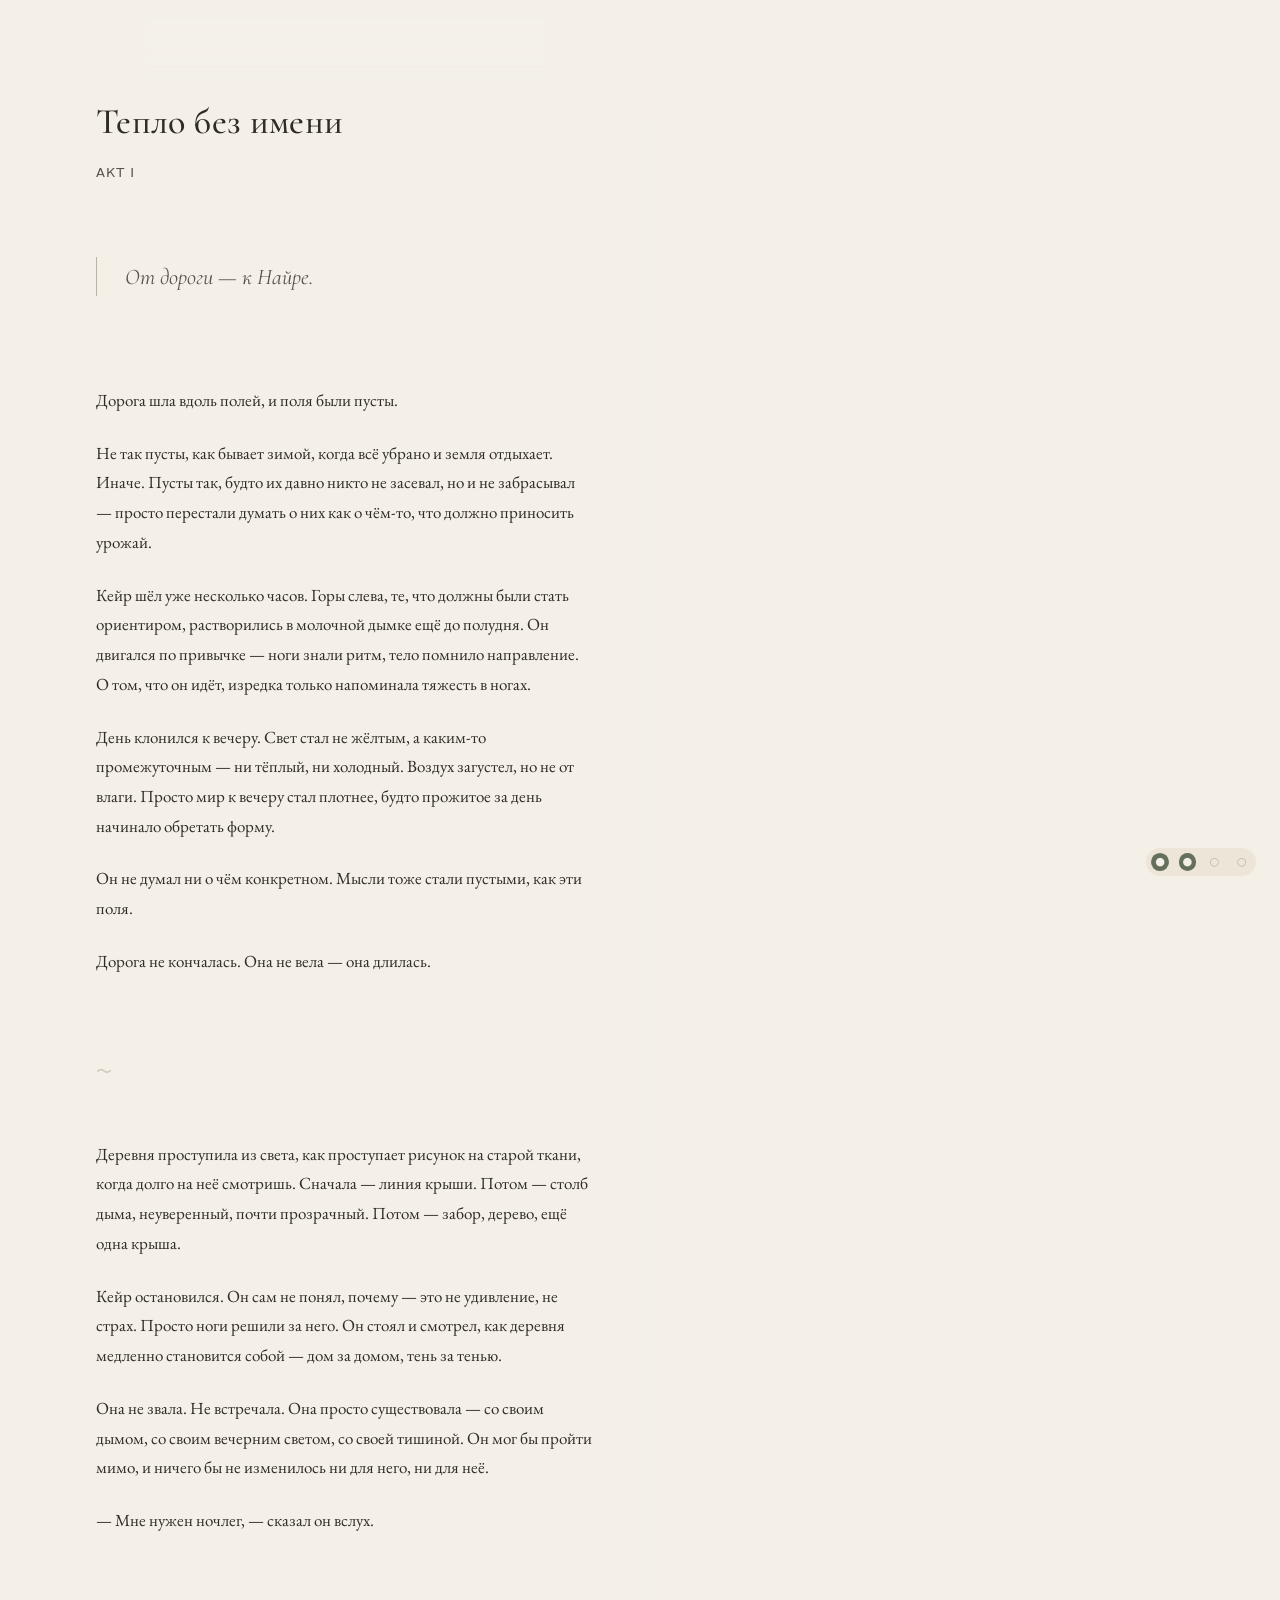
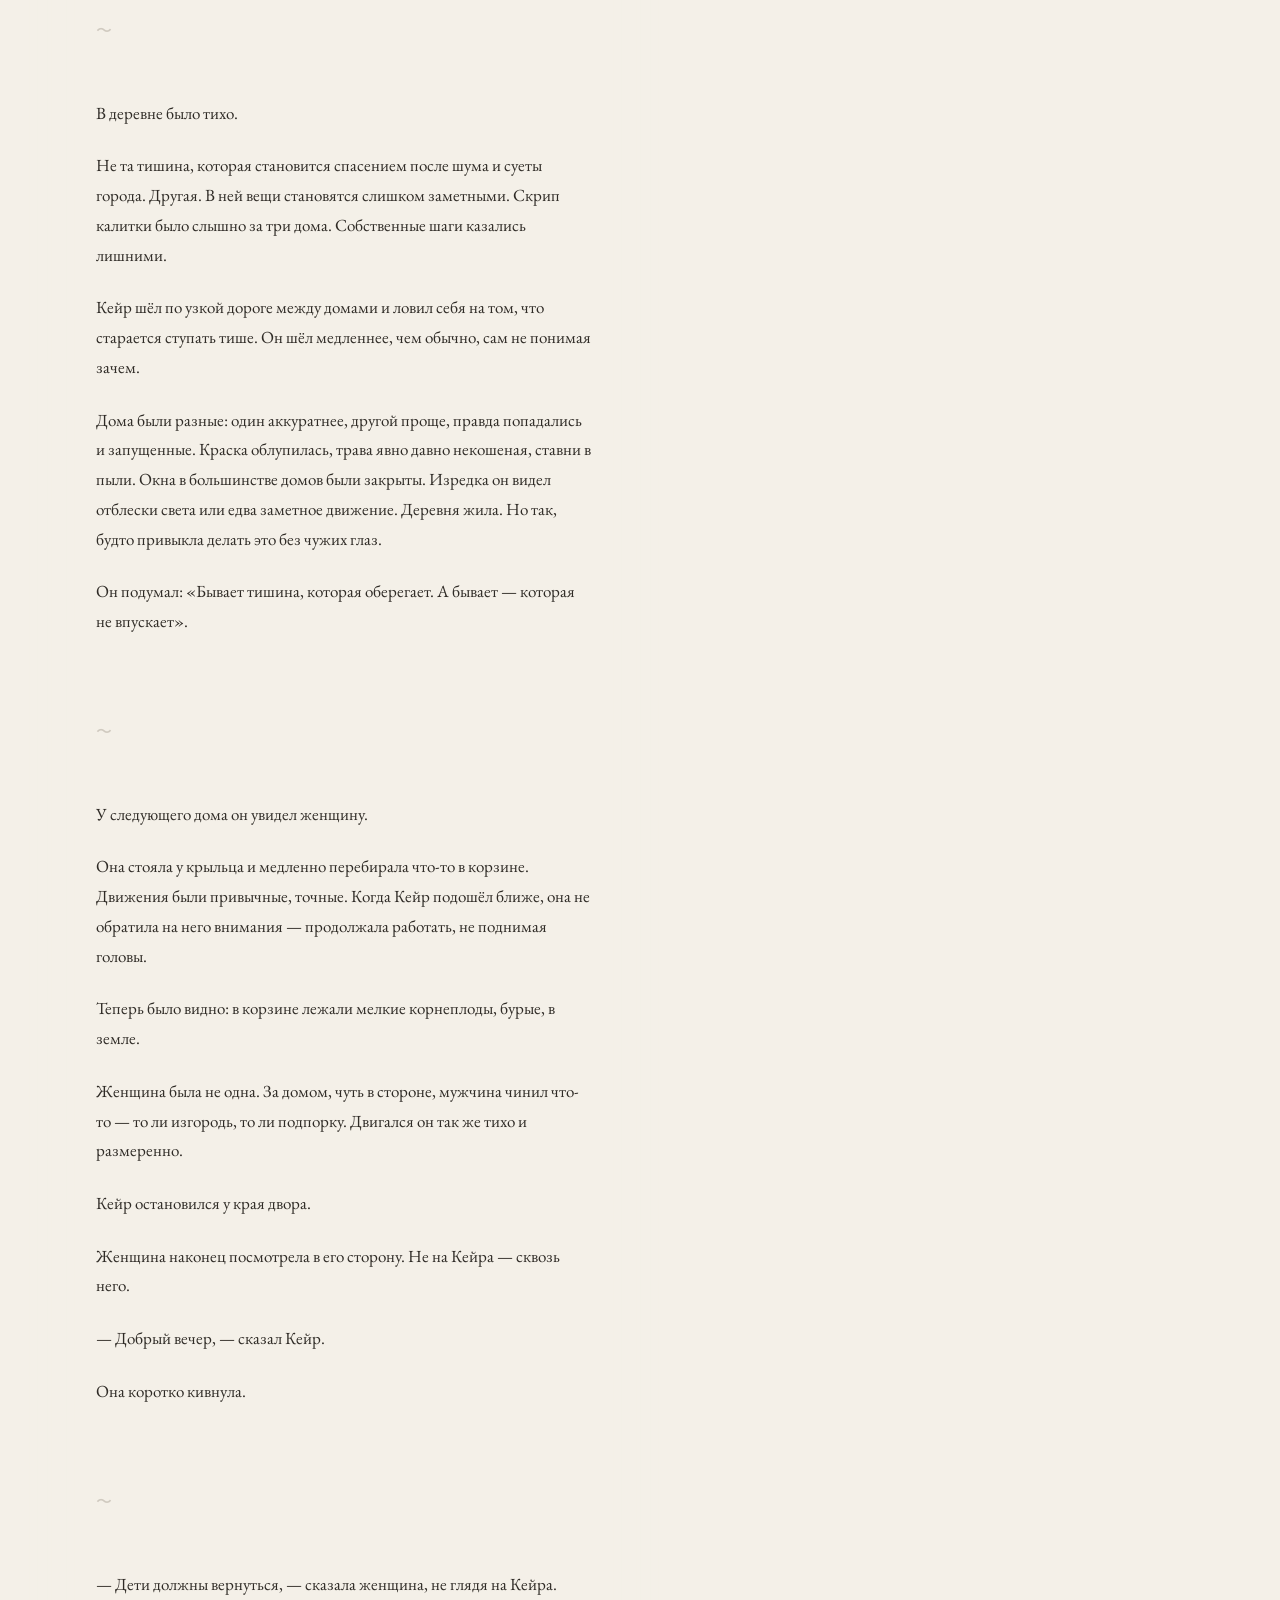
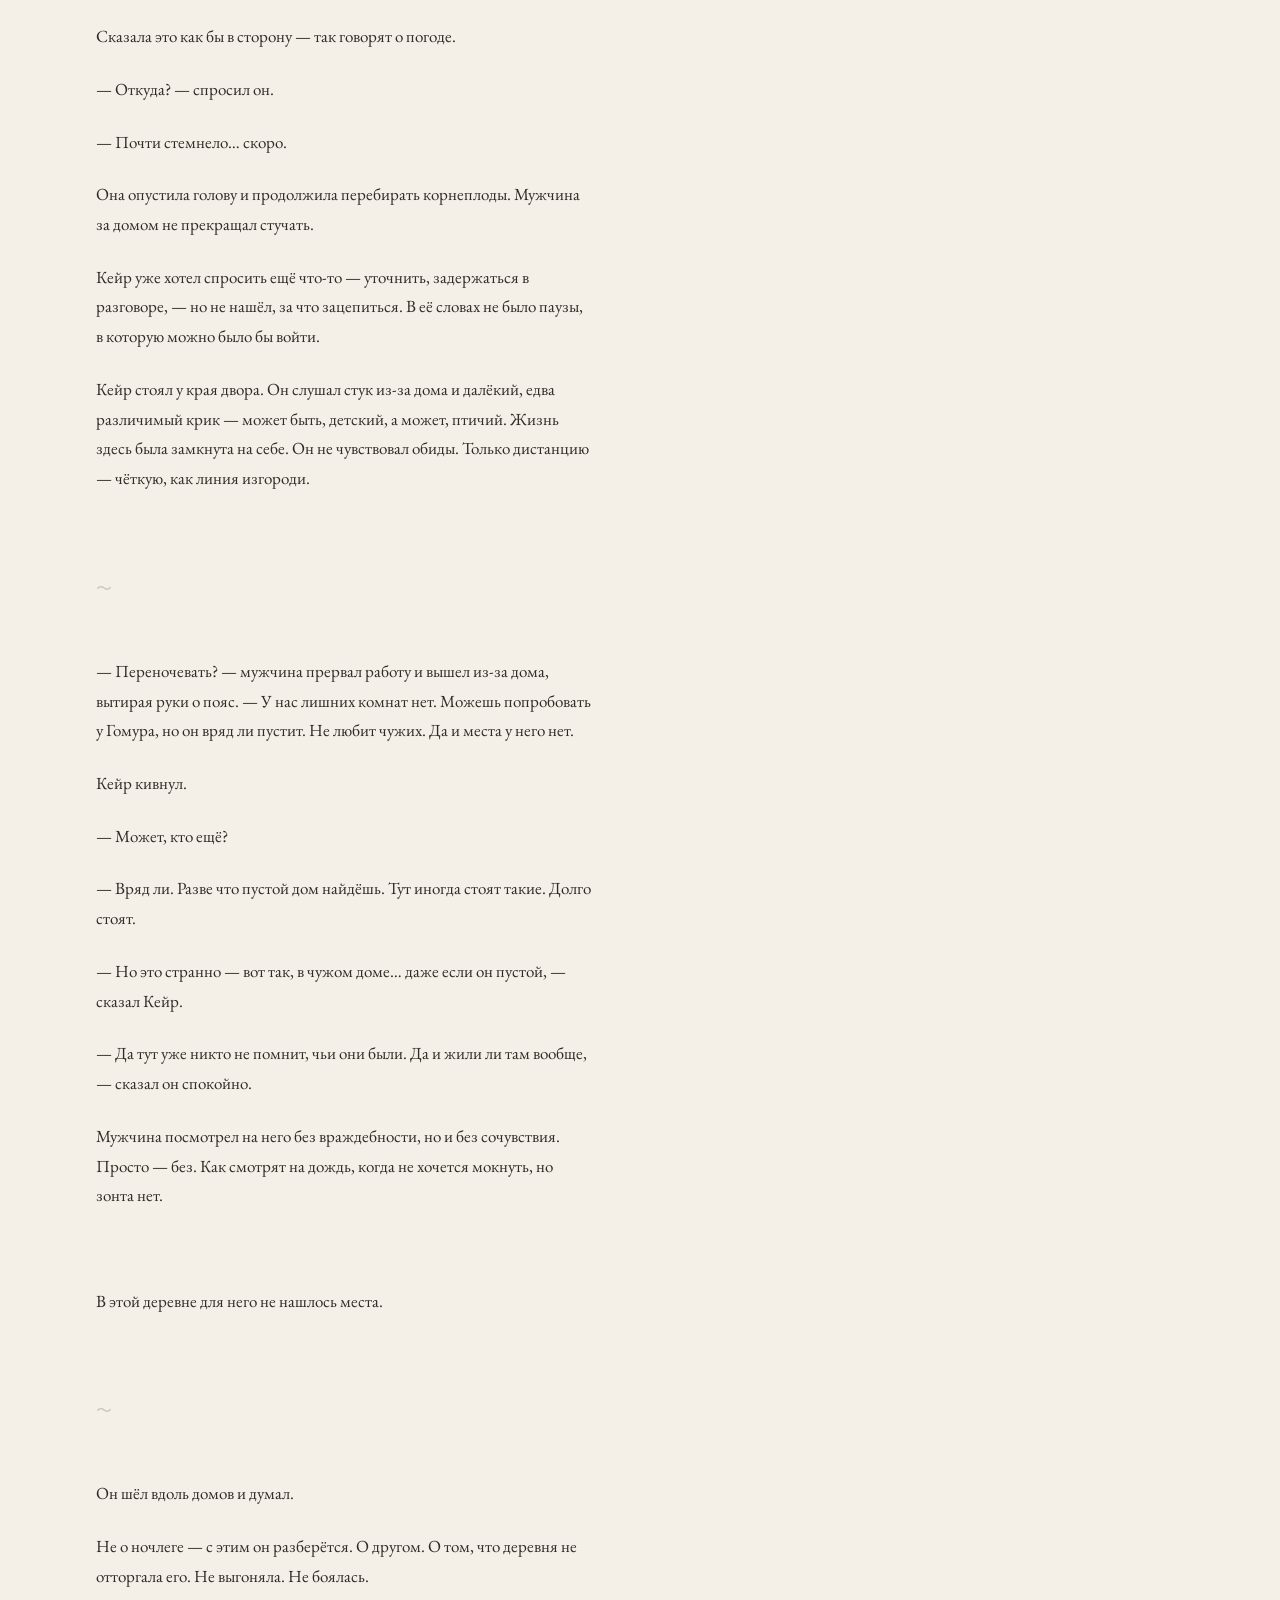
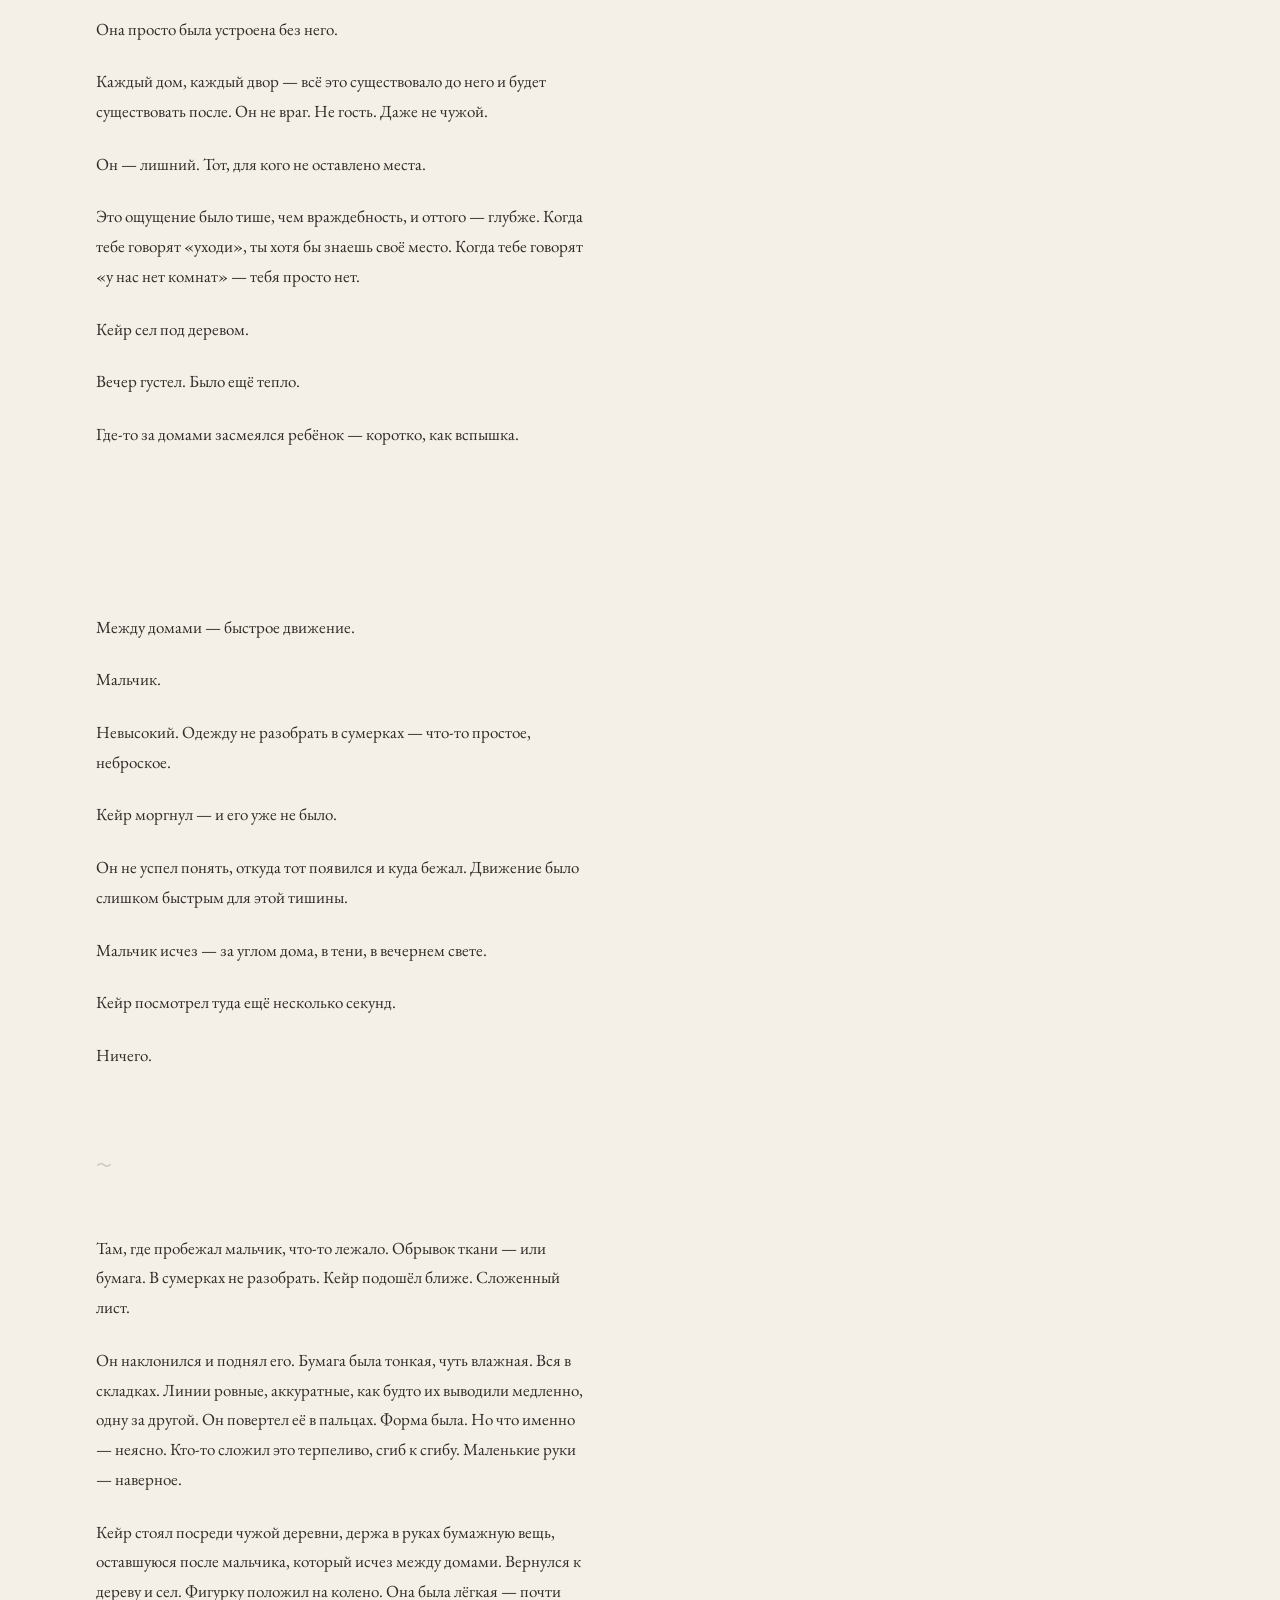
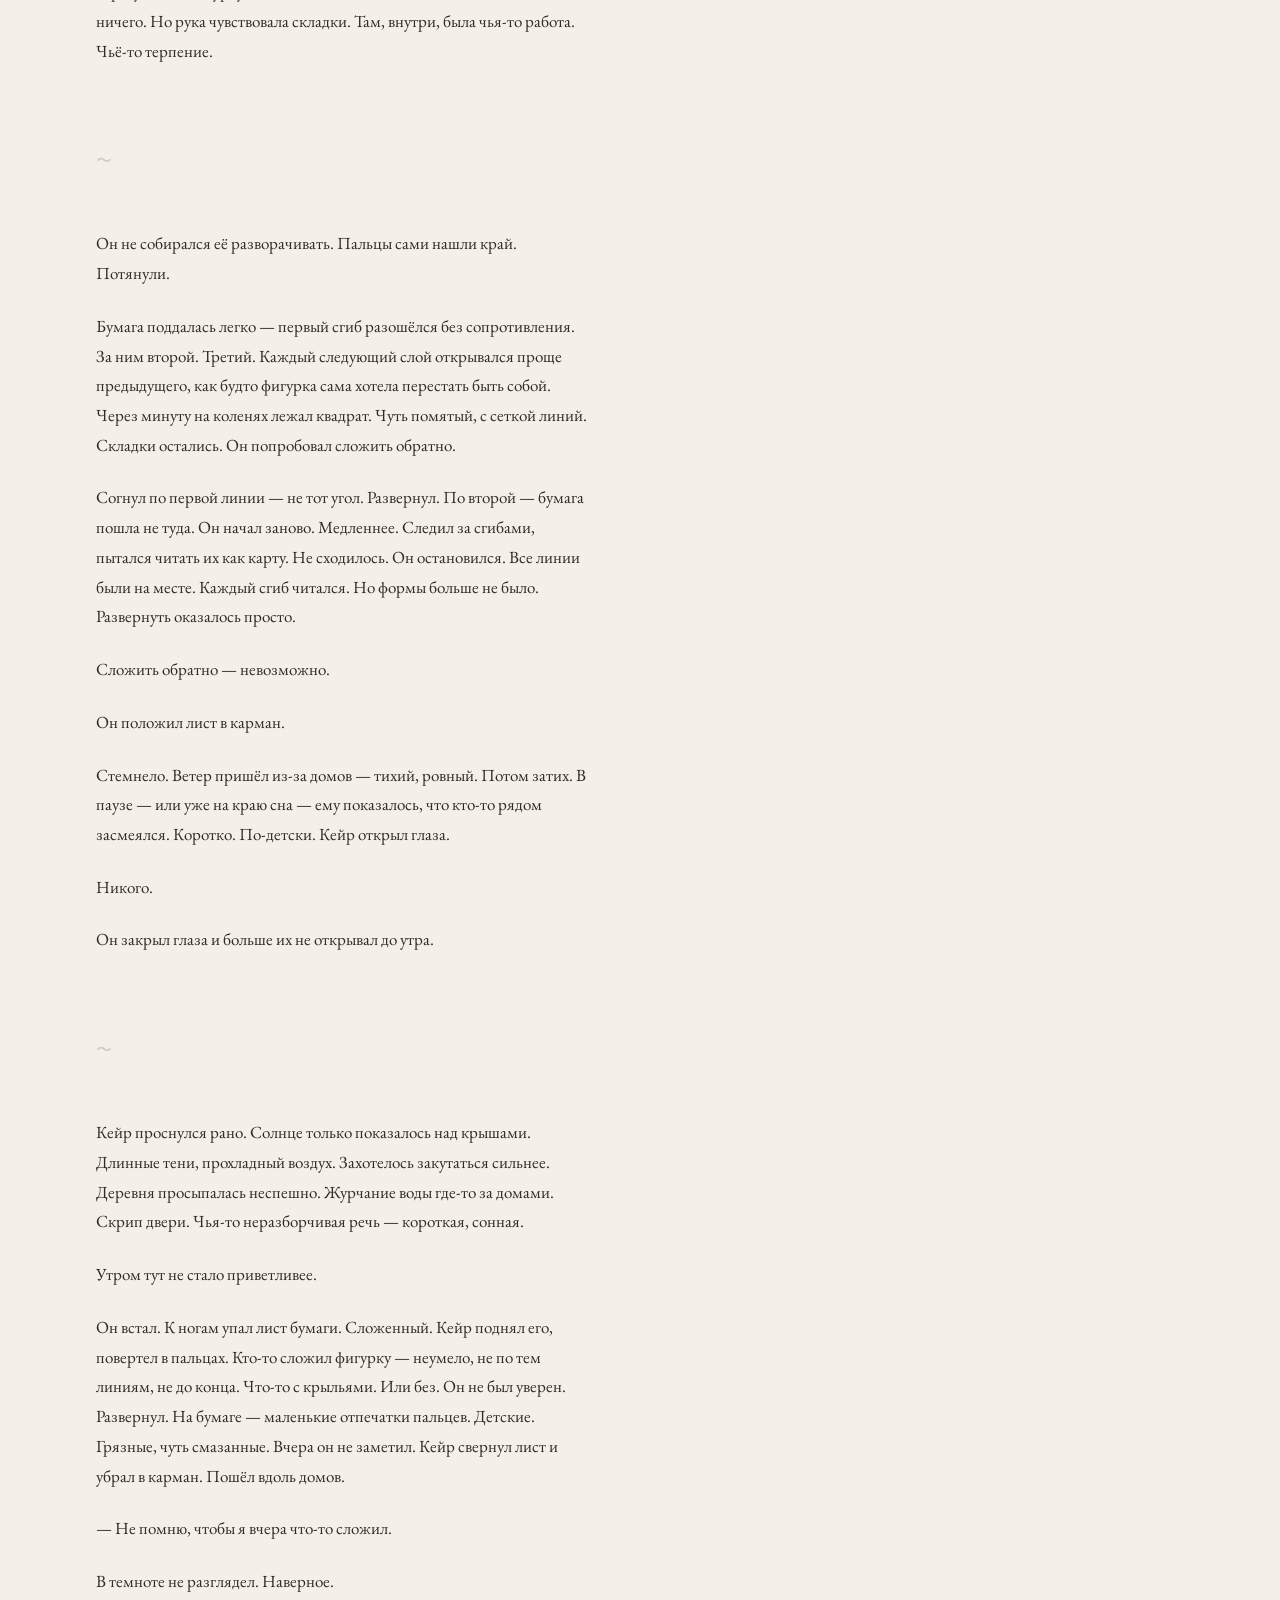
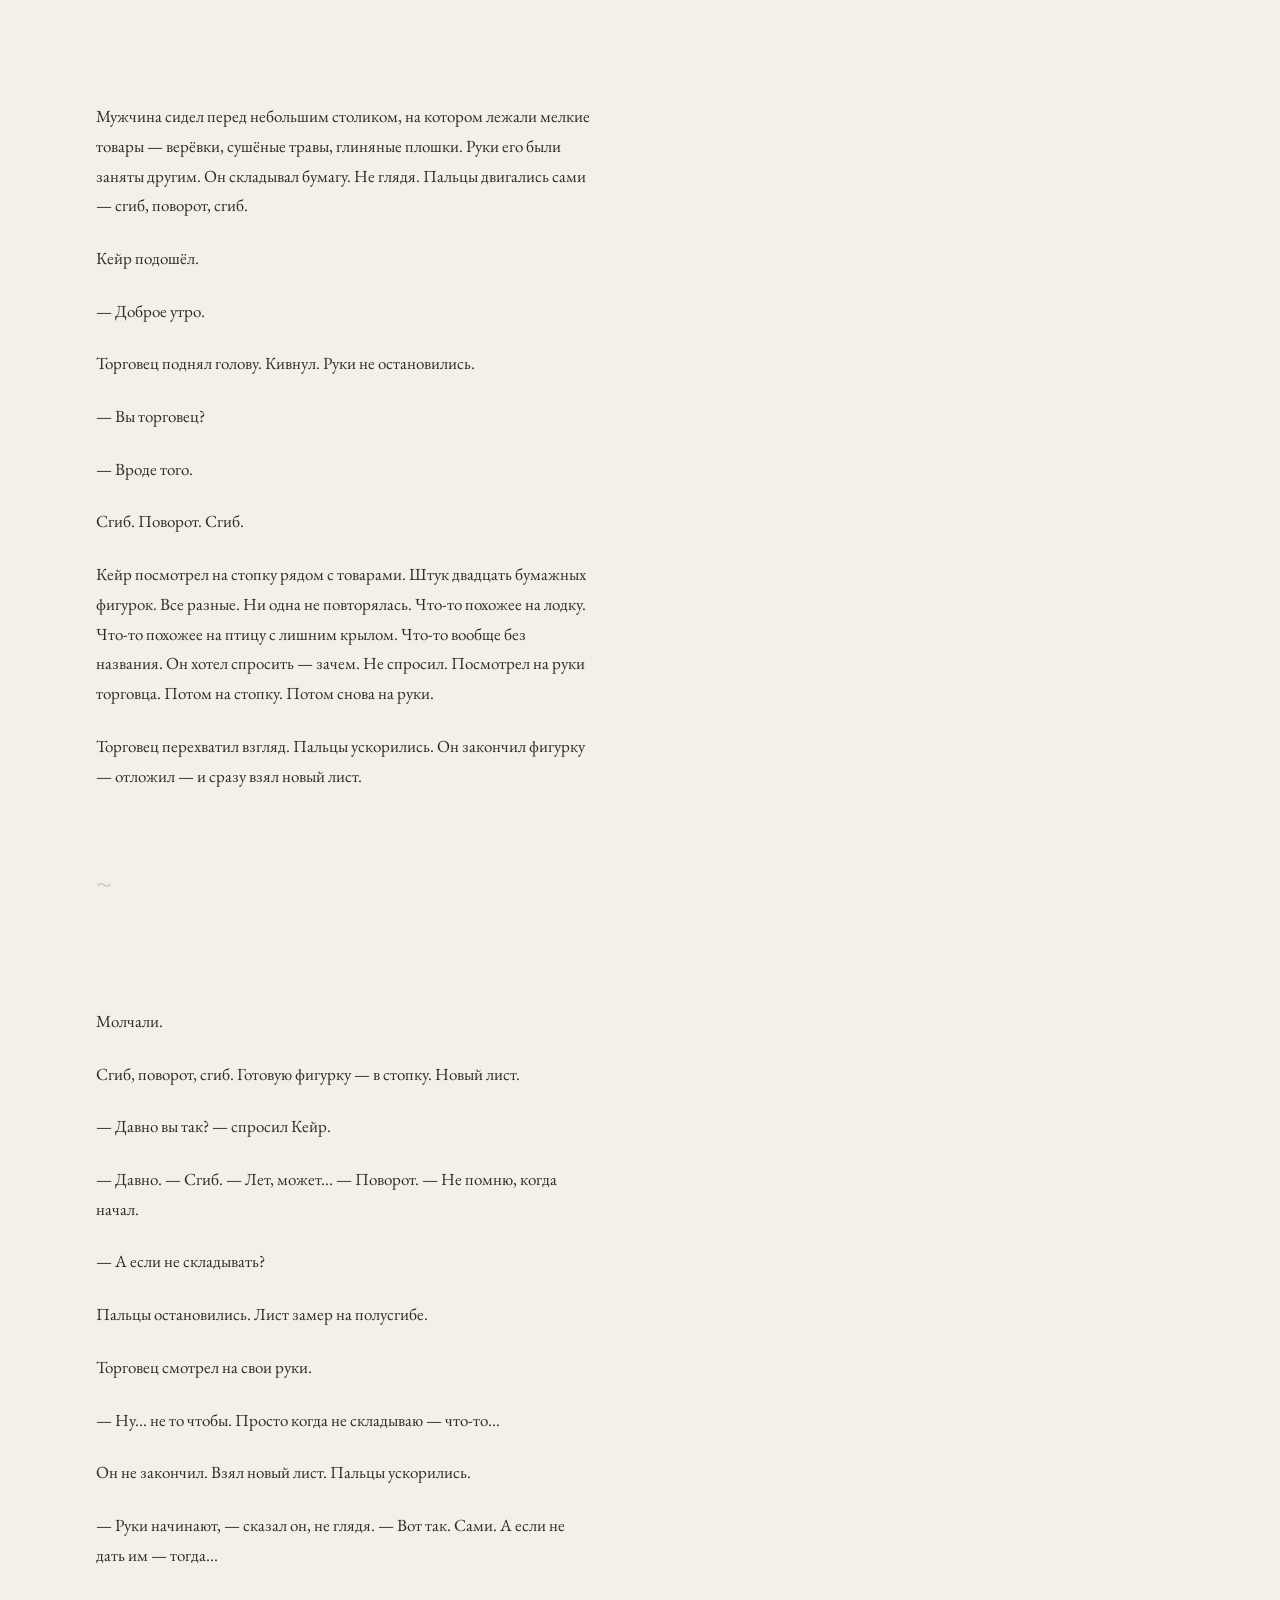
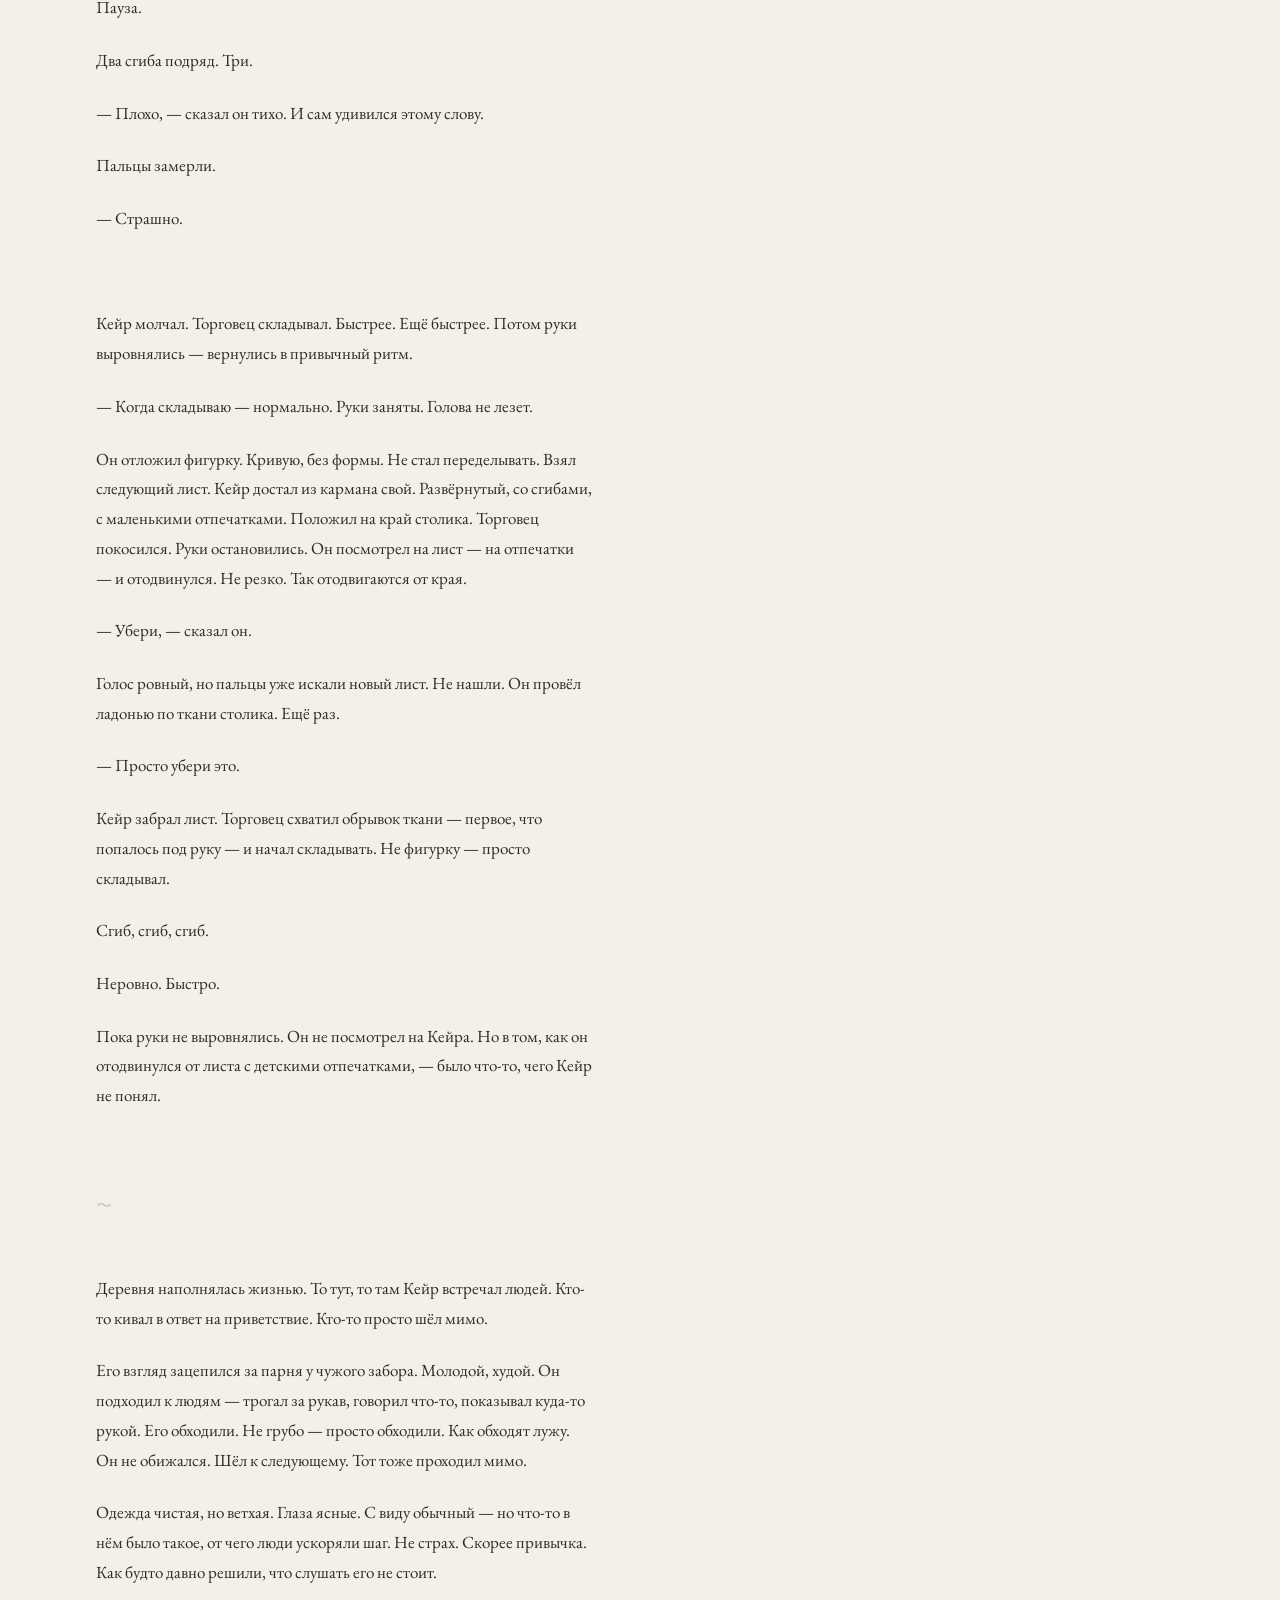
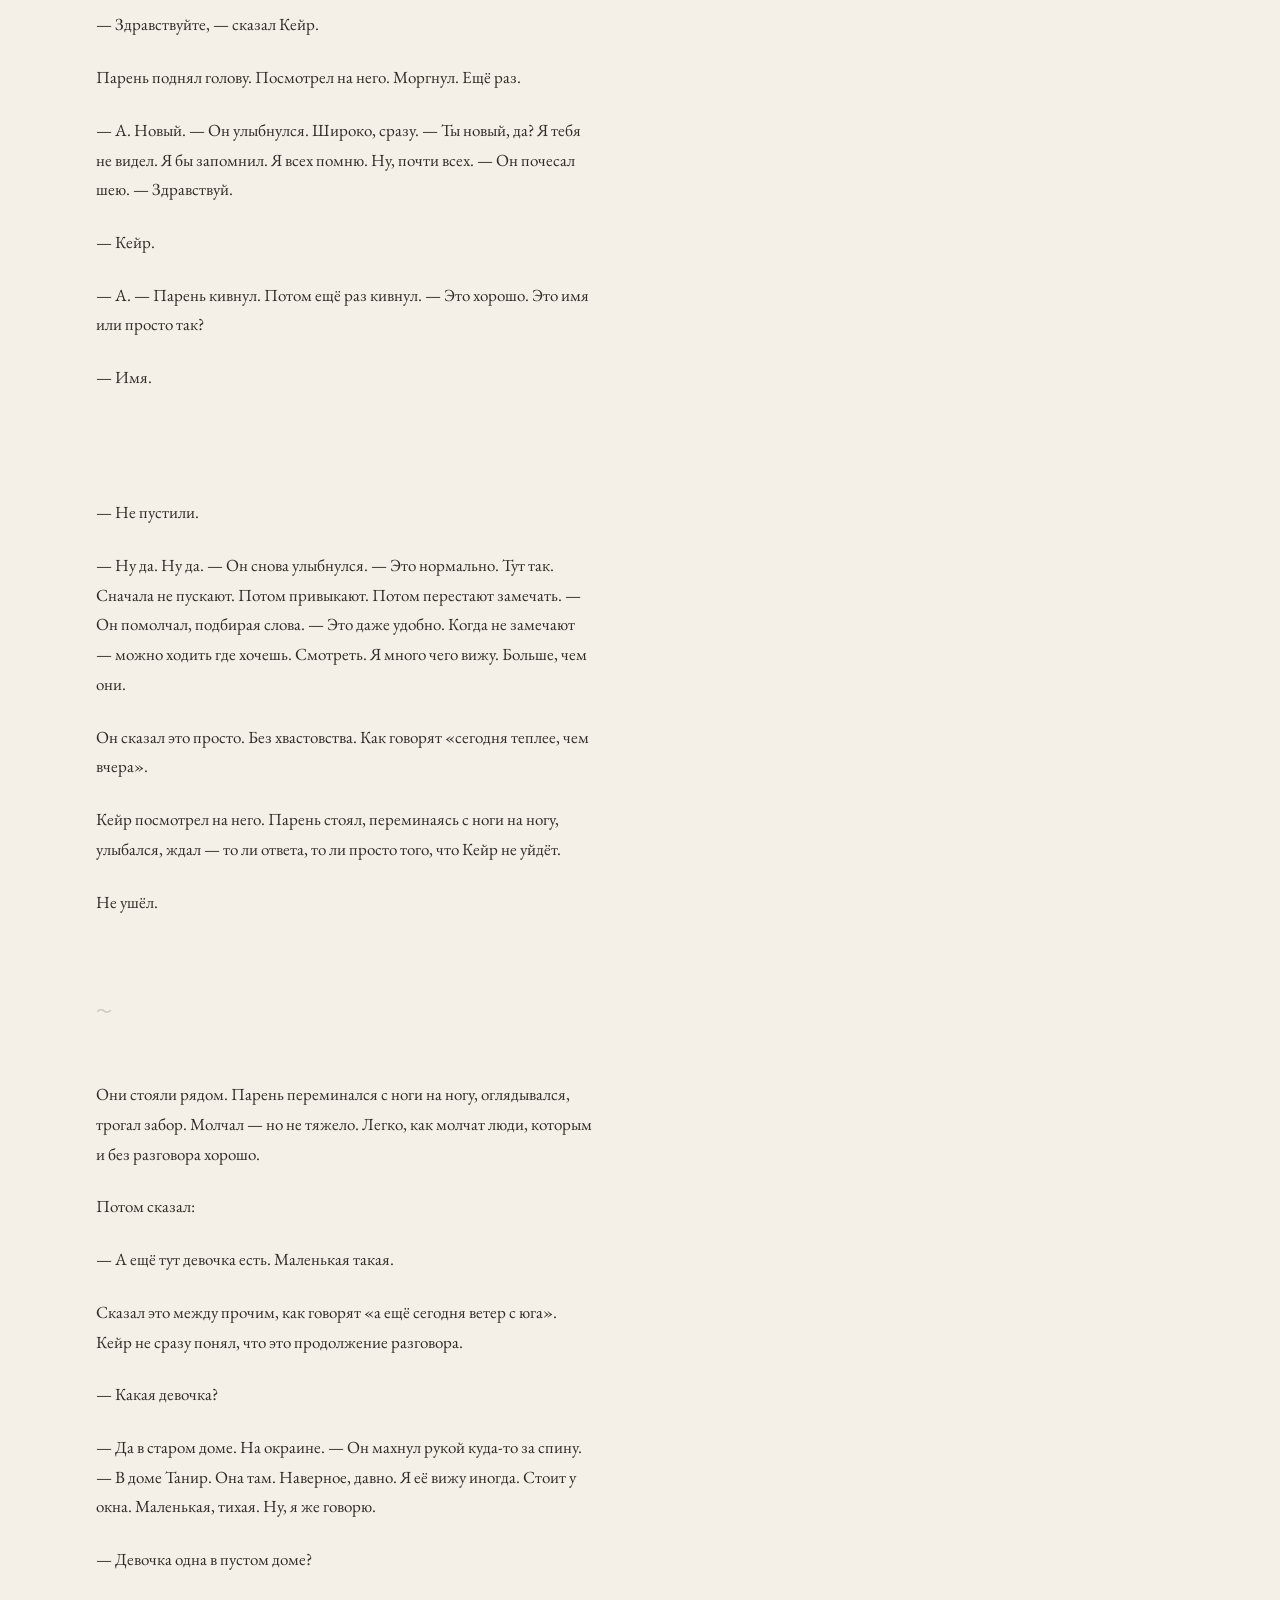
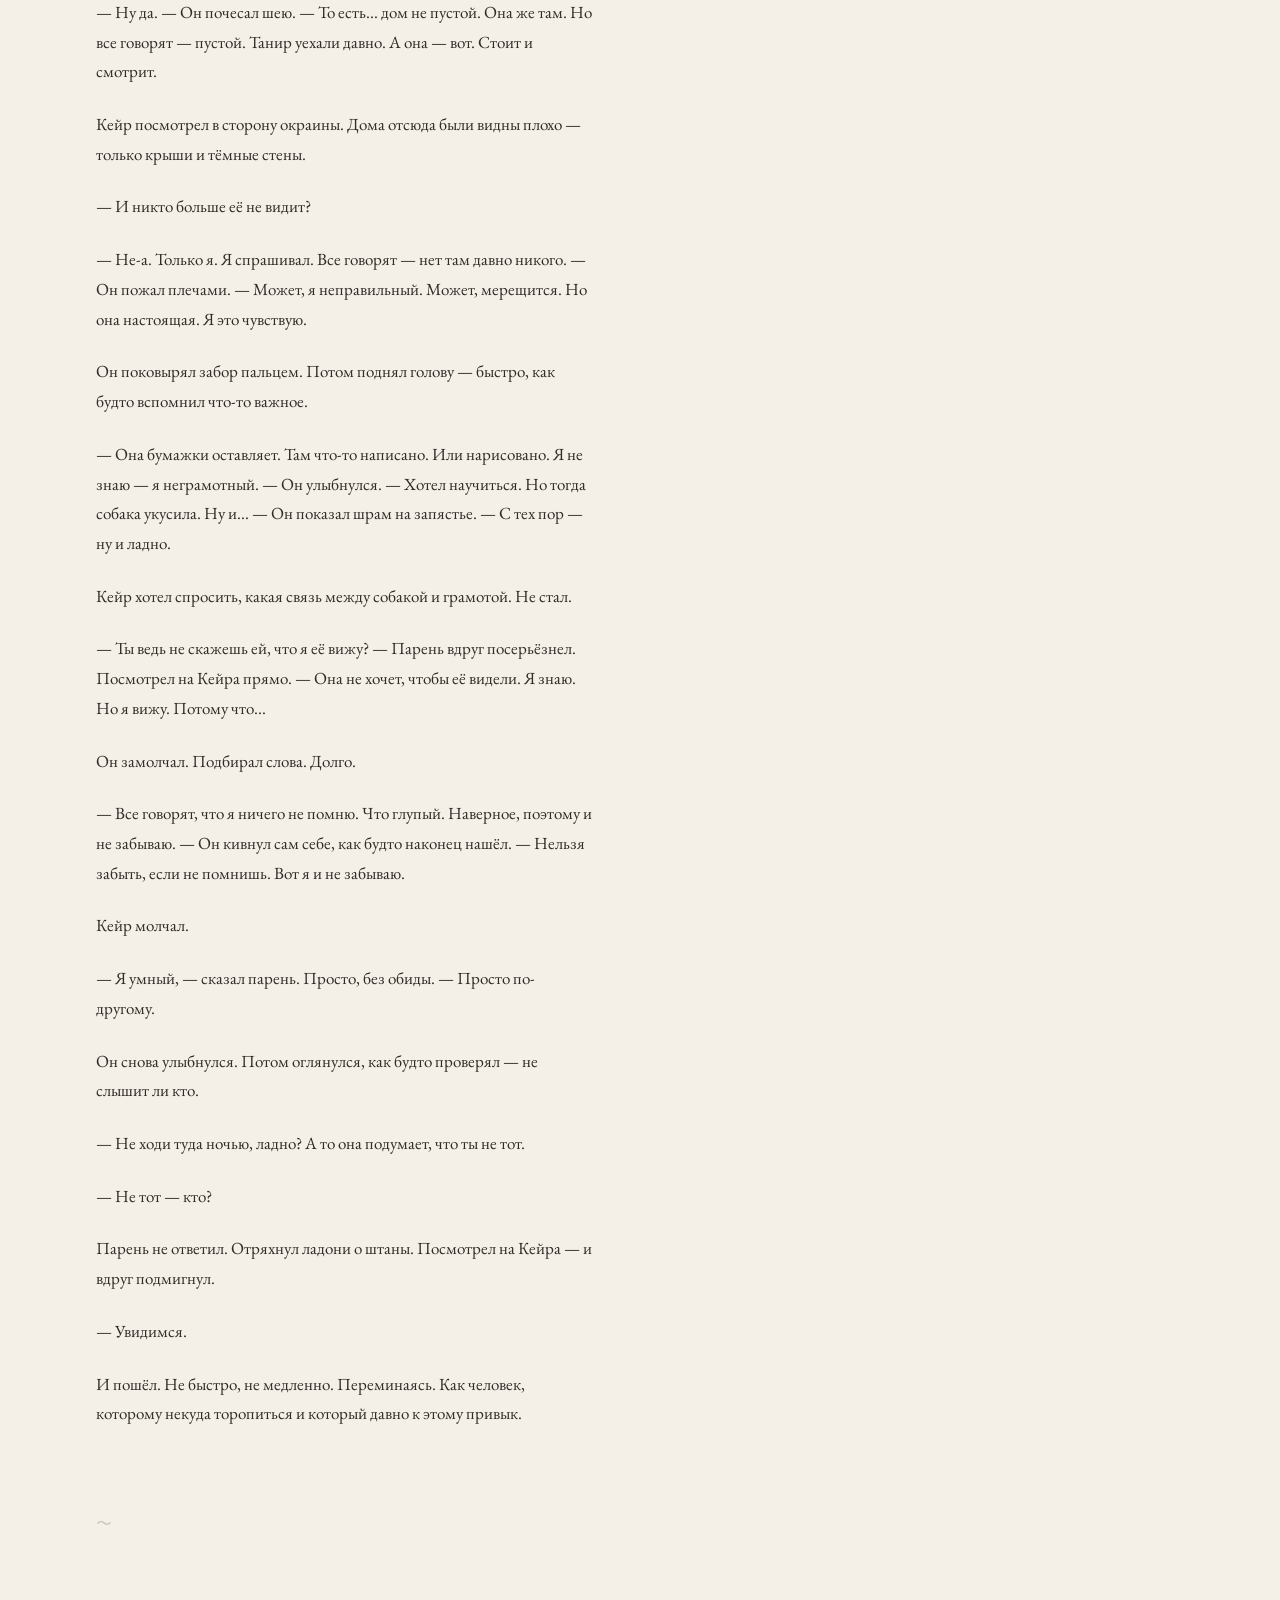
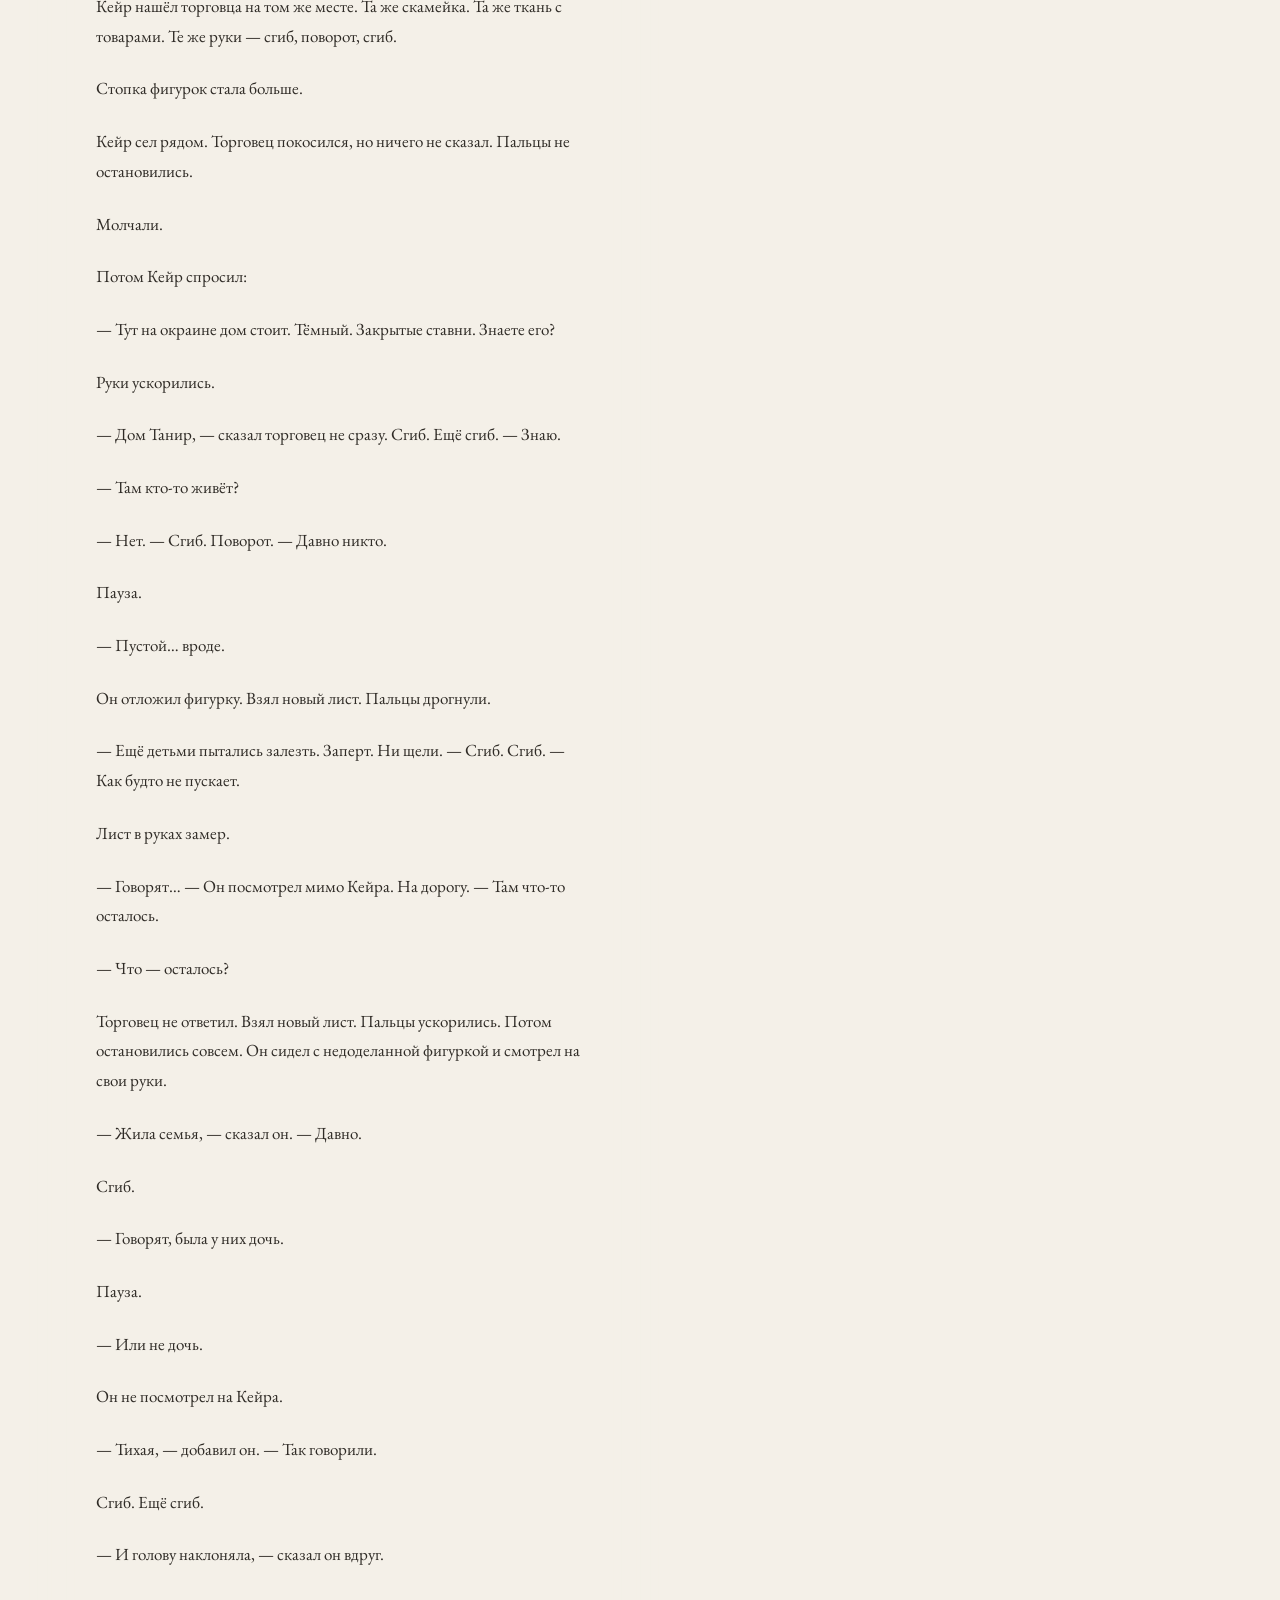
<file: wwwroot/index.html>
<!DOCTYPE html>
<html lang="ru">
<head>
<meta charset="UTF-8">
<meta name="viewport" content="width=device-width, initial-scale=1">
<title>Тепло без имени — Акт I</title>
<link rel="icon" href="favicon.svg" type="image/svg+xml">
<link rel="preconnect" href="https://fonts.googleapis.com">
<link rel="preconnect" href="https://fonts.gstatic.com" crossorigin>
<link href="https://fonts.googleapis.com/css2?family=Cormorant:ital,wght@0,400;0,500;0,600;1,400;1,500&family=EB+Garamond:ital,wght@0,400;0,500;1,400&display=swap" rel="stylesheet">
<link rel="stylesheet" href="css/style.css">
</head>
<body class="story" id="top">
<main class="story__text">
  <h1 class="story__title">Тепло без имени</h1>
  <p class="story__subtitle">Акт I</p>

  <blockquote class="epigraph" id="epigraph"></blockquote>

  <div id="scenes"></div>

  <section class="closing">
    <p class="closing__note">Конец первого акта. Дальше — тишина, пока не пишутся следующие.</p>

    <div class="subscribe" hidden>
      <form class="subscribe__form" id="subscribe-form">
        <label class="subscribe__label" for="subscribe-email">Узнать, когда выйдет следующий акт</label>
        <input class="subscribe__input" id="subscribe-email" type="email" required placeholder="почта">
        <button class="subscribe__submit" type="submit">Подписаться</button>
      </form>
      <p class="subscribe__confirmation" id="subscribe-confirmation" aria-live="polite"></p>
    </div>

    <p class="telegram">
      <a class="telegram-link" href="https://t.me/cetoniadreams" target="_blank" rel="noopener noreferrer">Телеграм-канал автора</a>
    </p>
  </section>
</main>

<nav class="acts-nav" id="acts-nav" aria-label="Акты"></nav>

<script src="content/act-one.js"></script>
<script src="js/acts-config.js"></script>
<script src="js/acts-nav.js"></script>
<script src="js/subscribe.js"></script>
<script src="js/reader.js"></script>
<script src="js/ambient.js"></script>
</body>
</html>
</file>
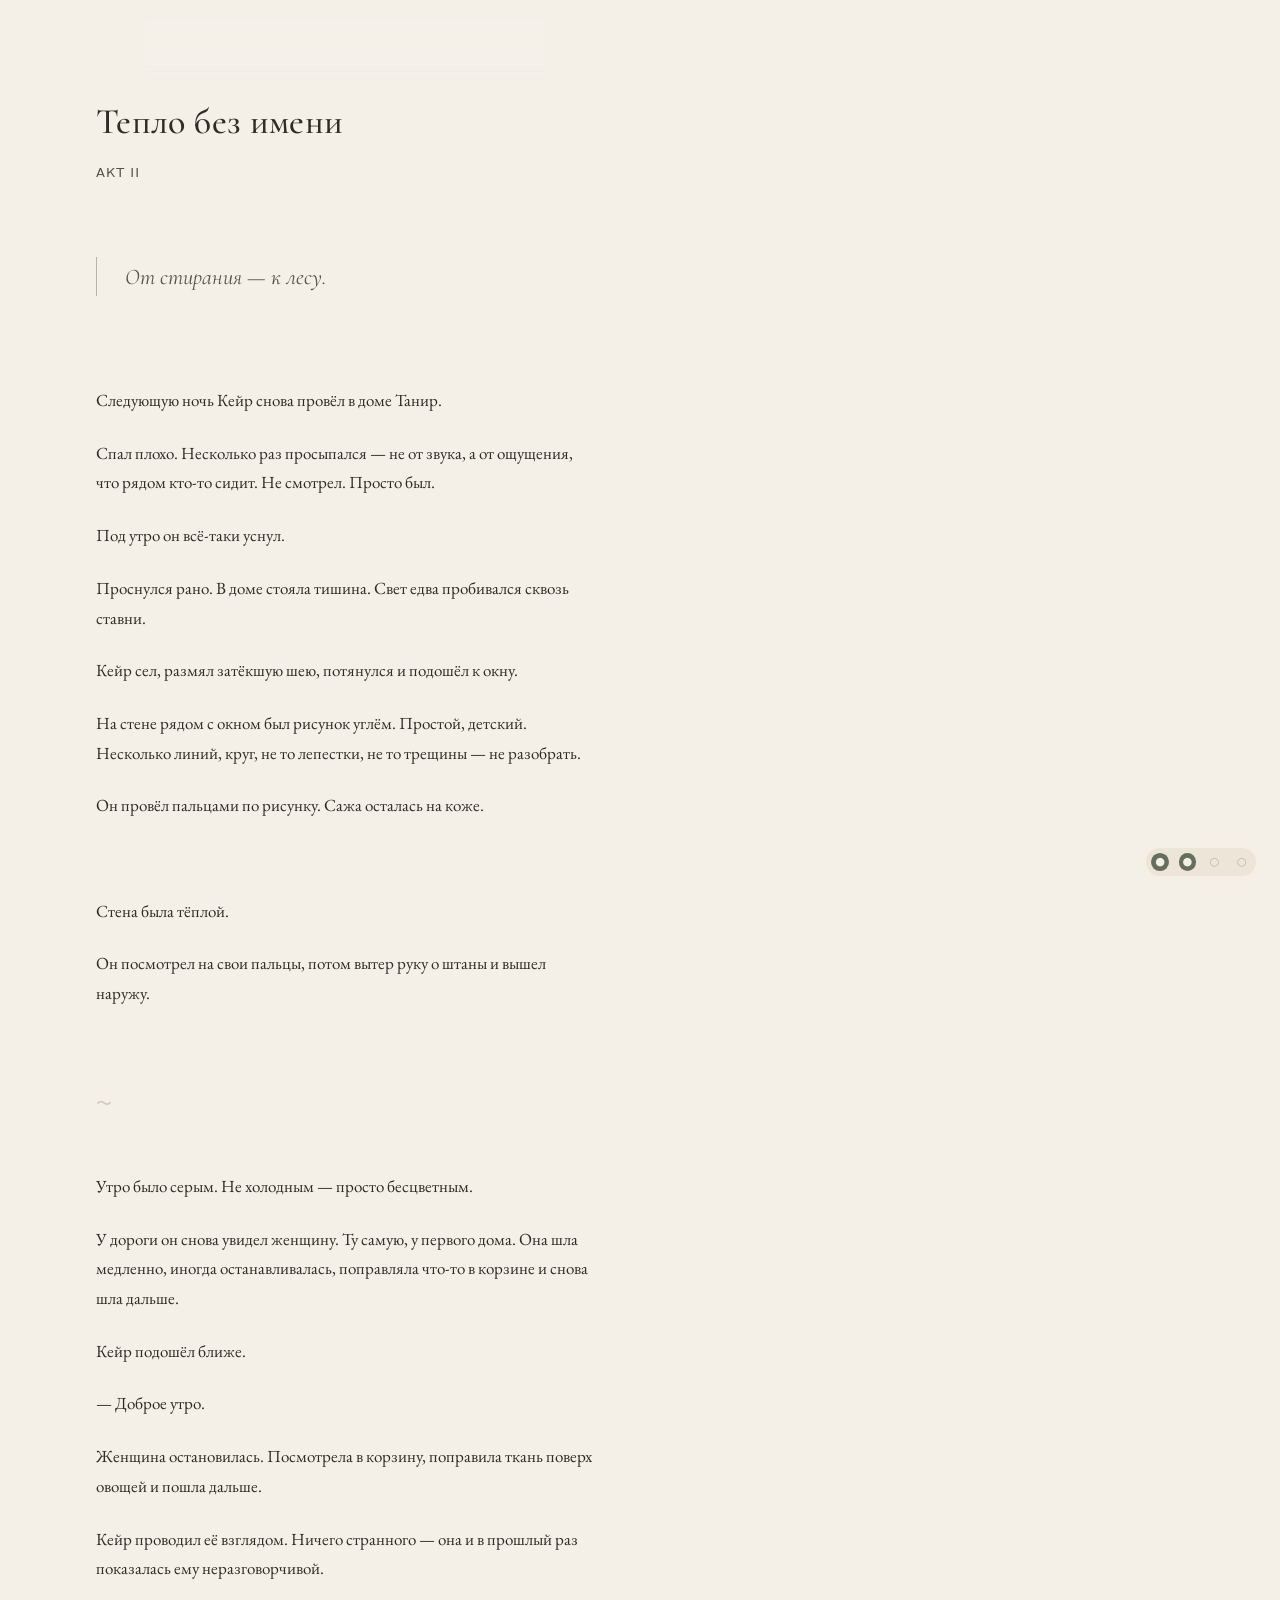
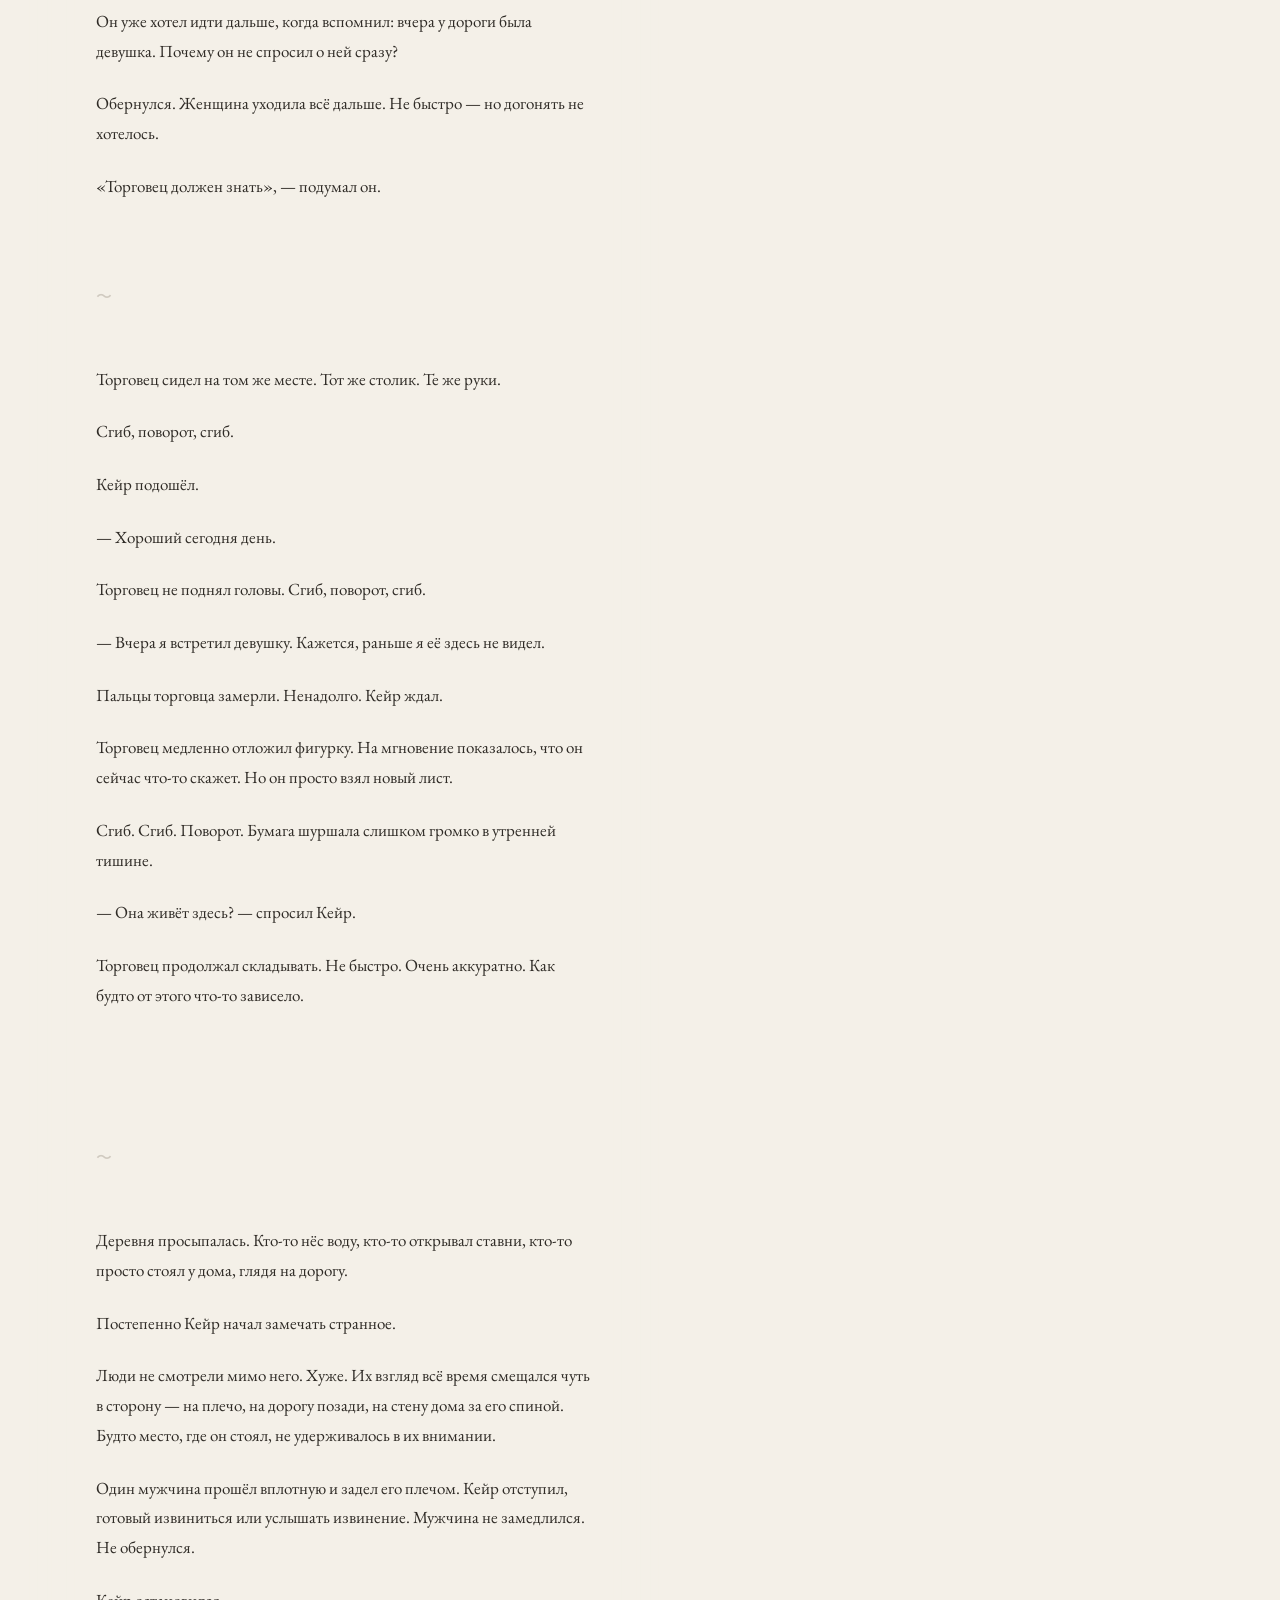
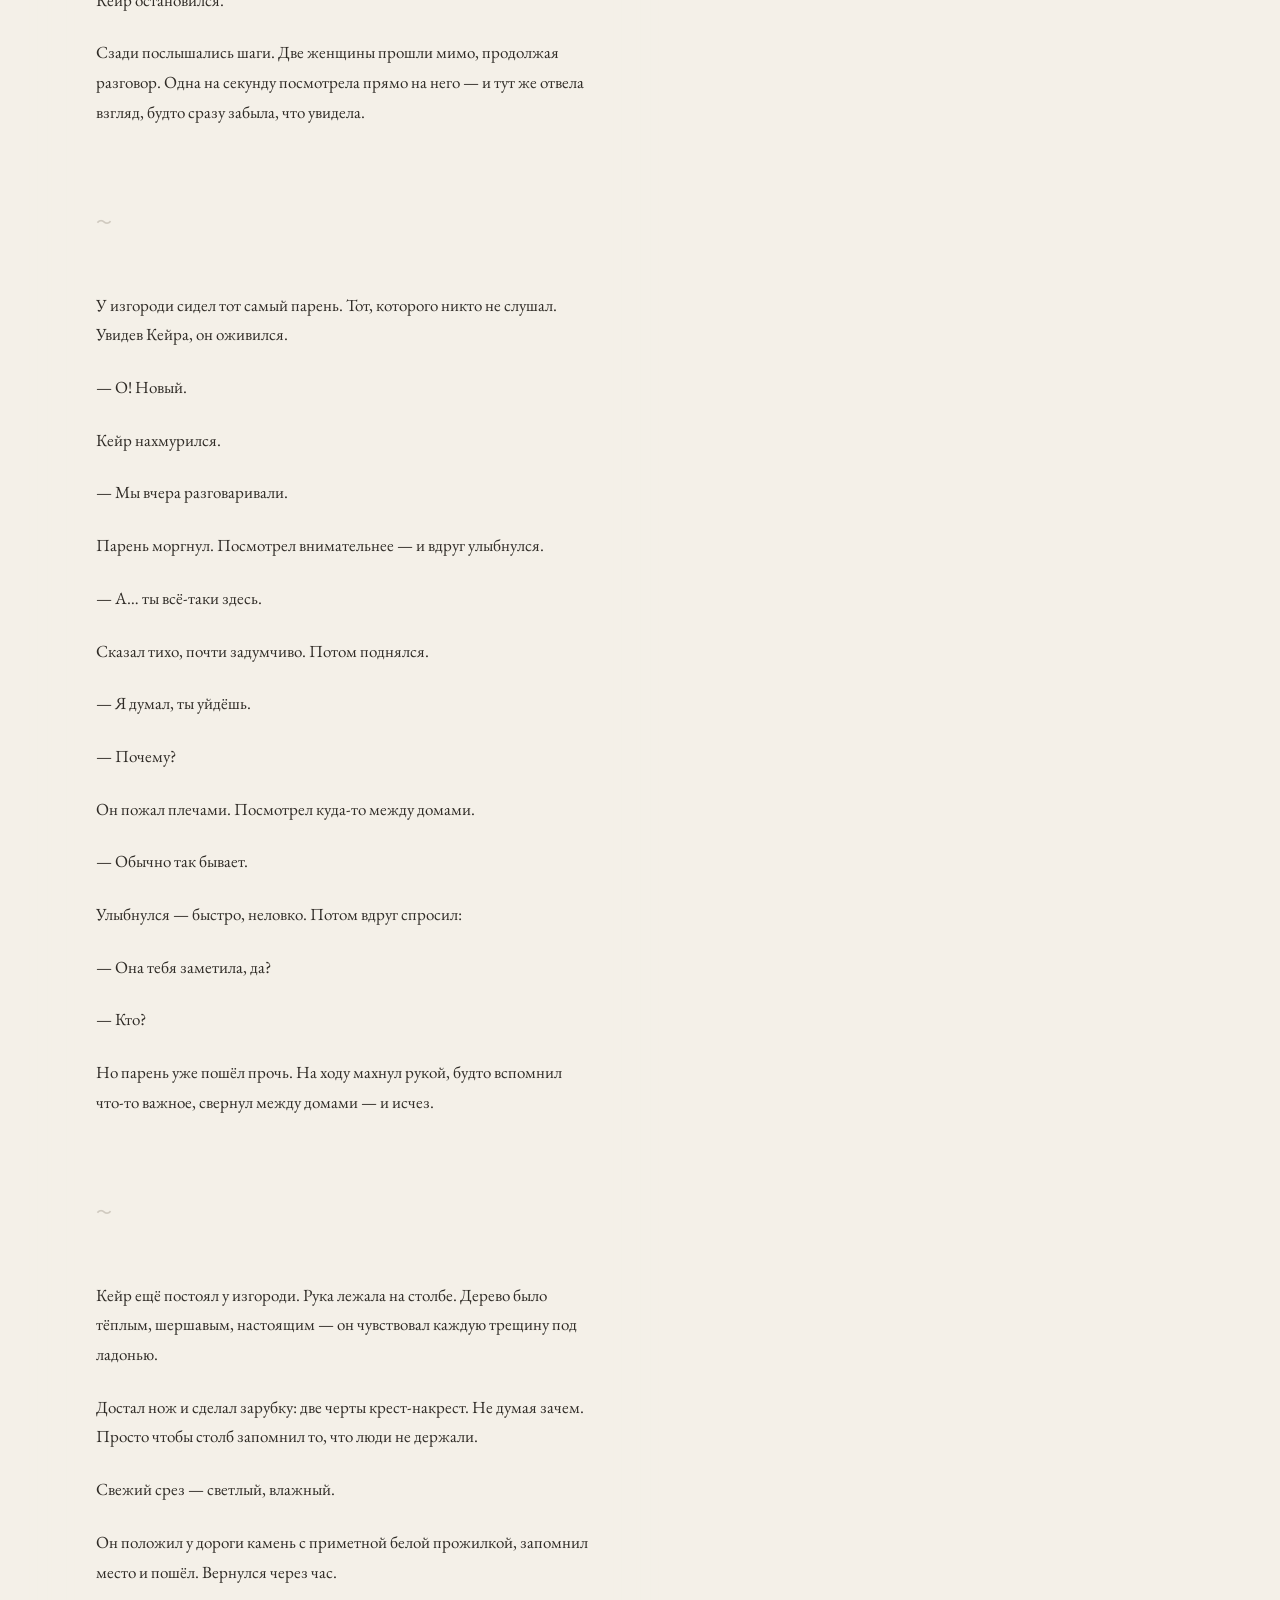
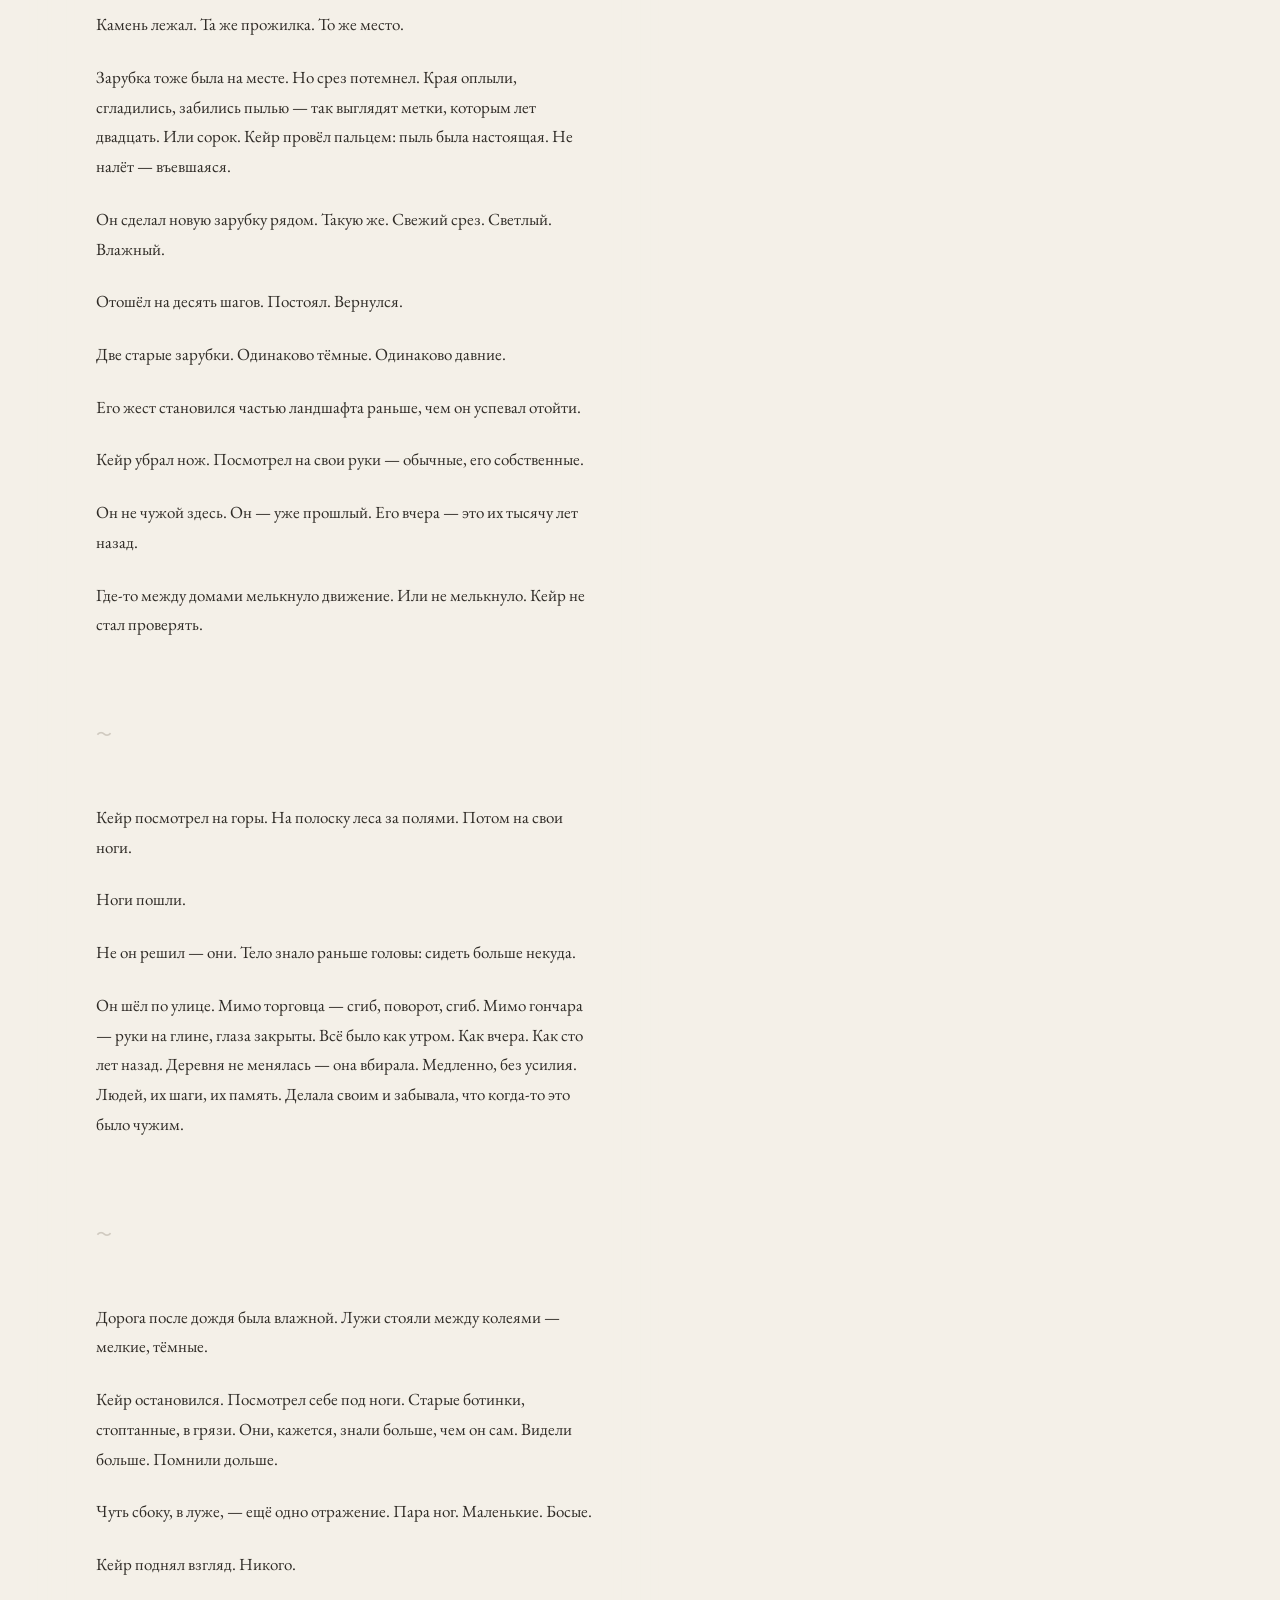
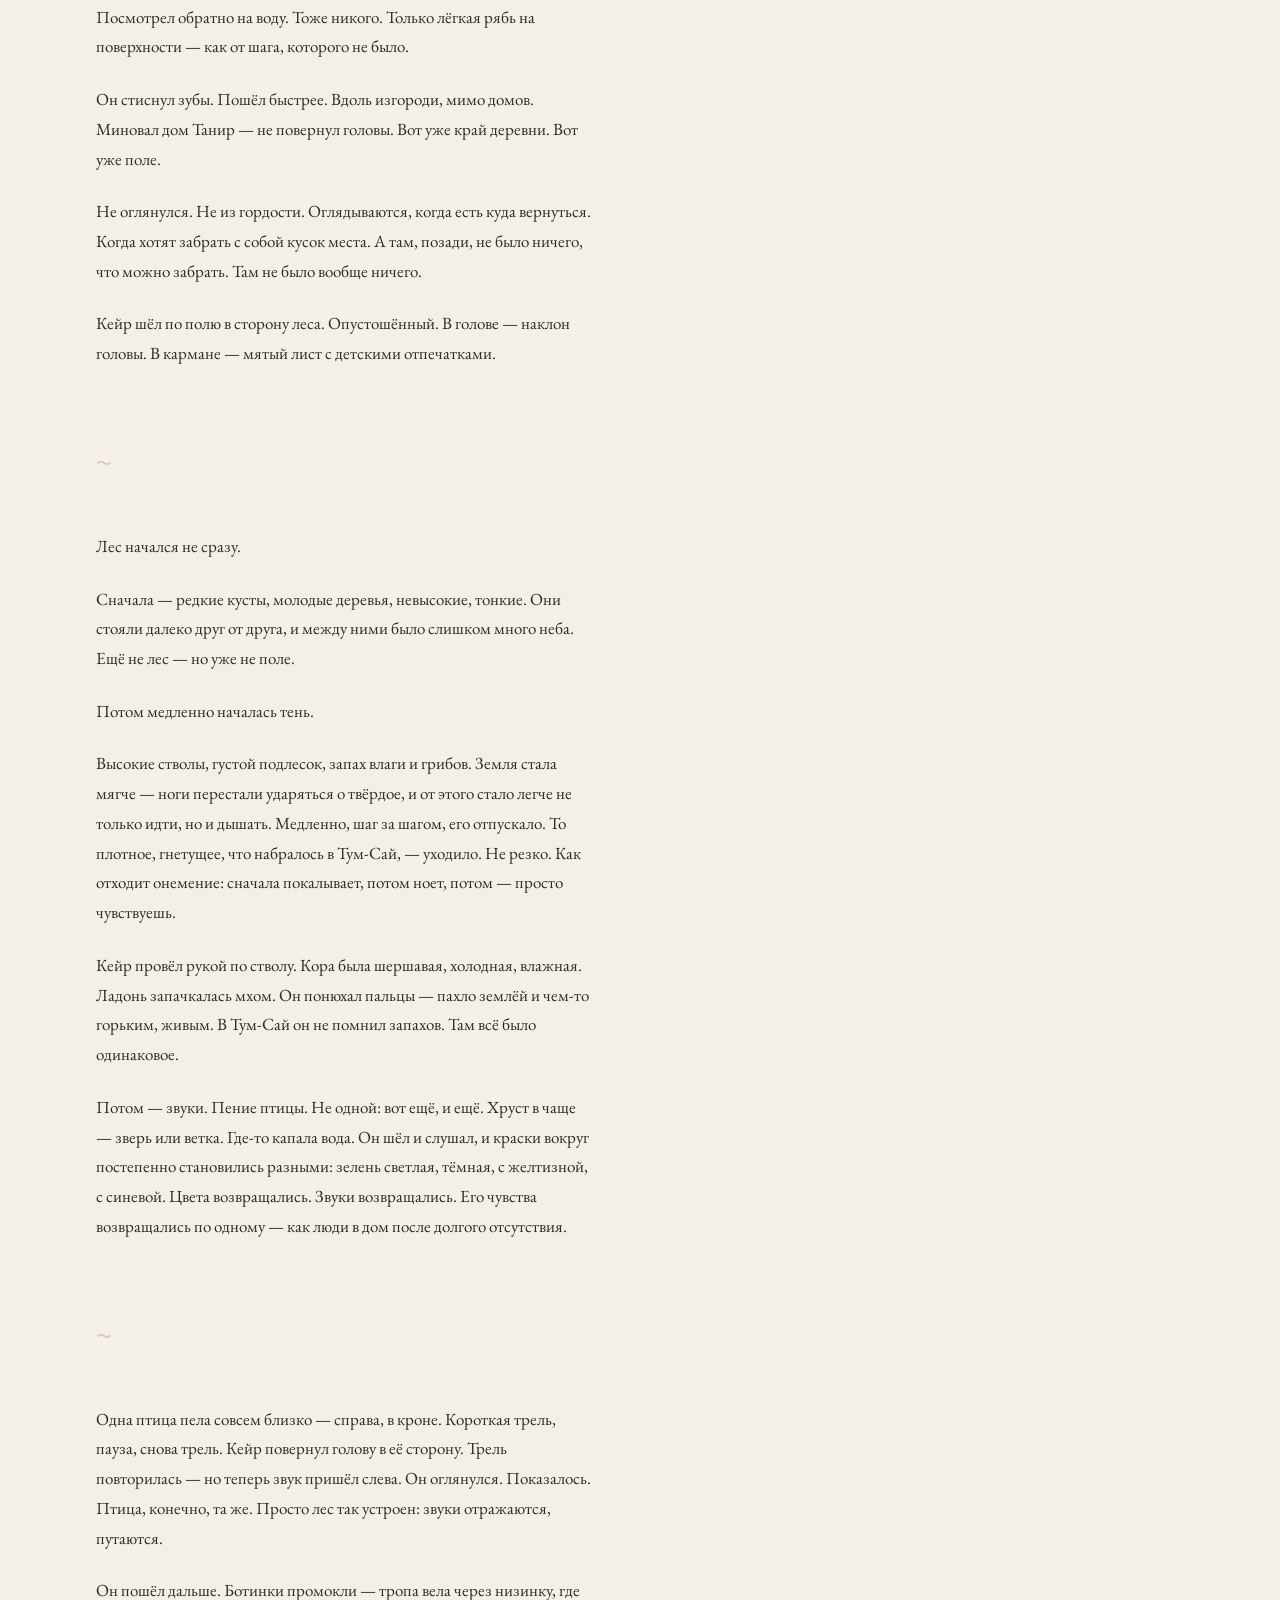
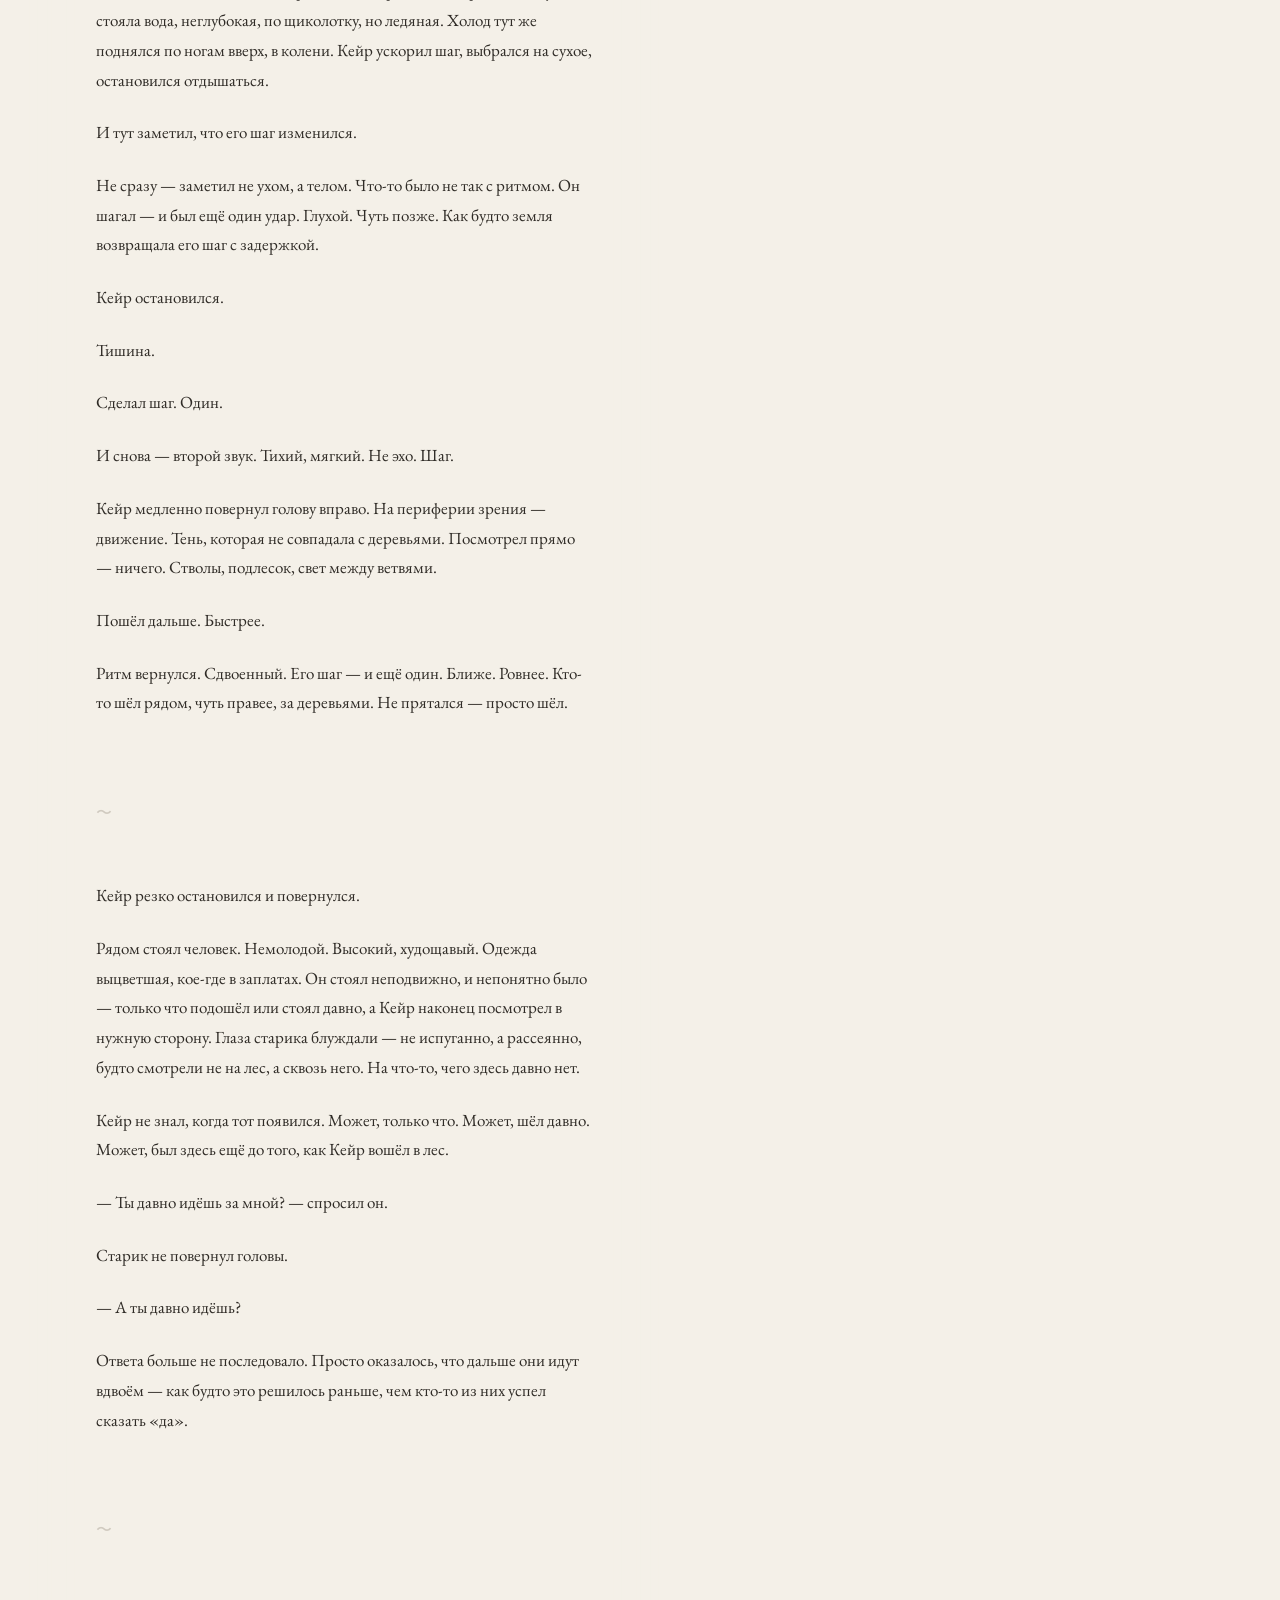
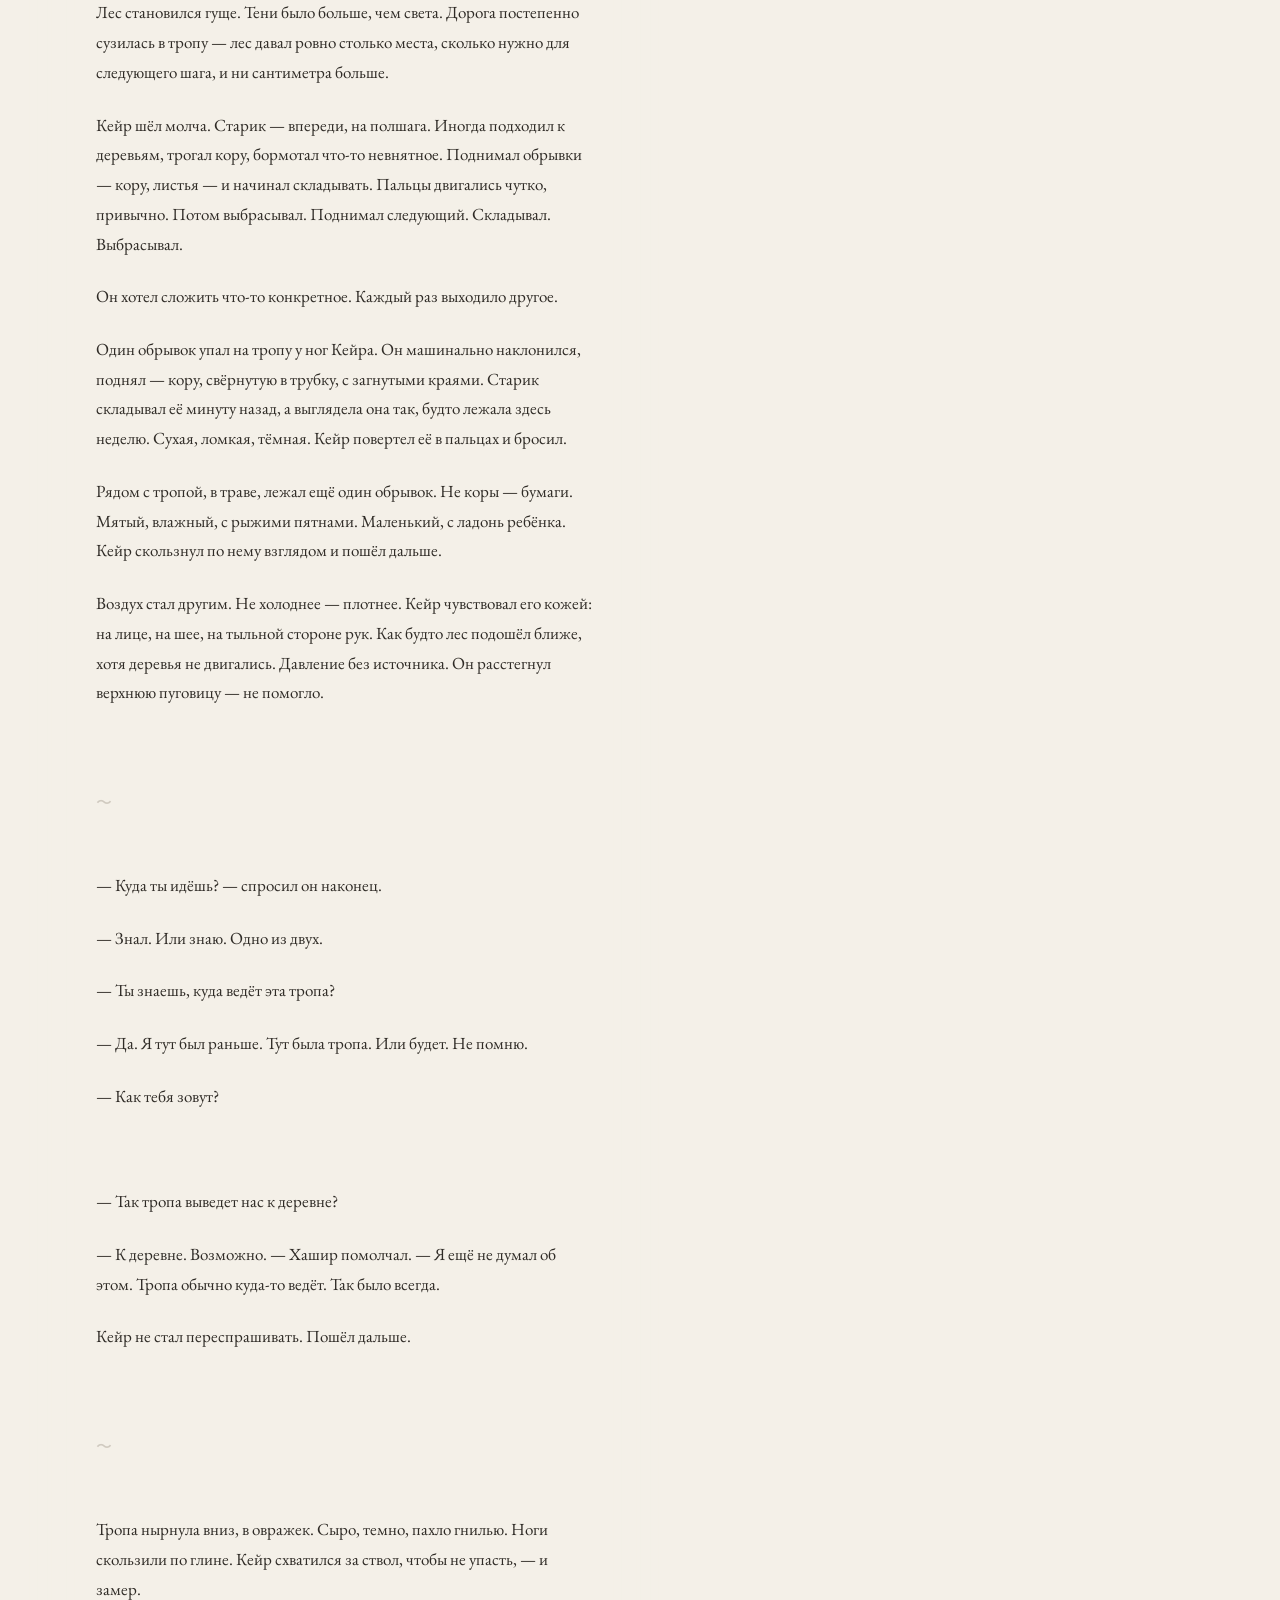
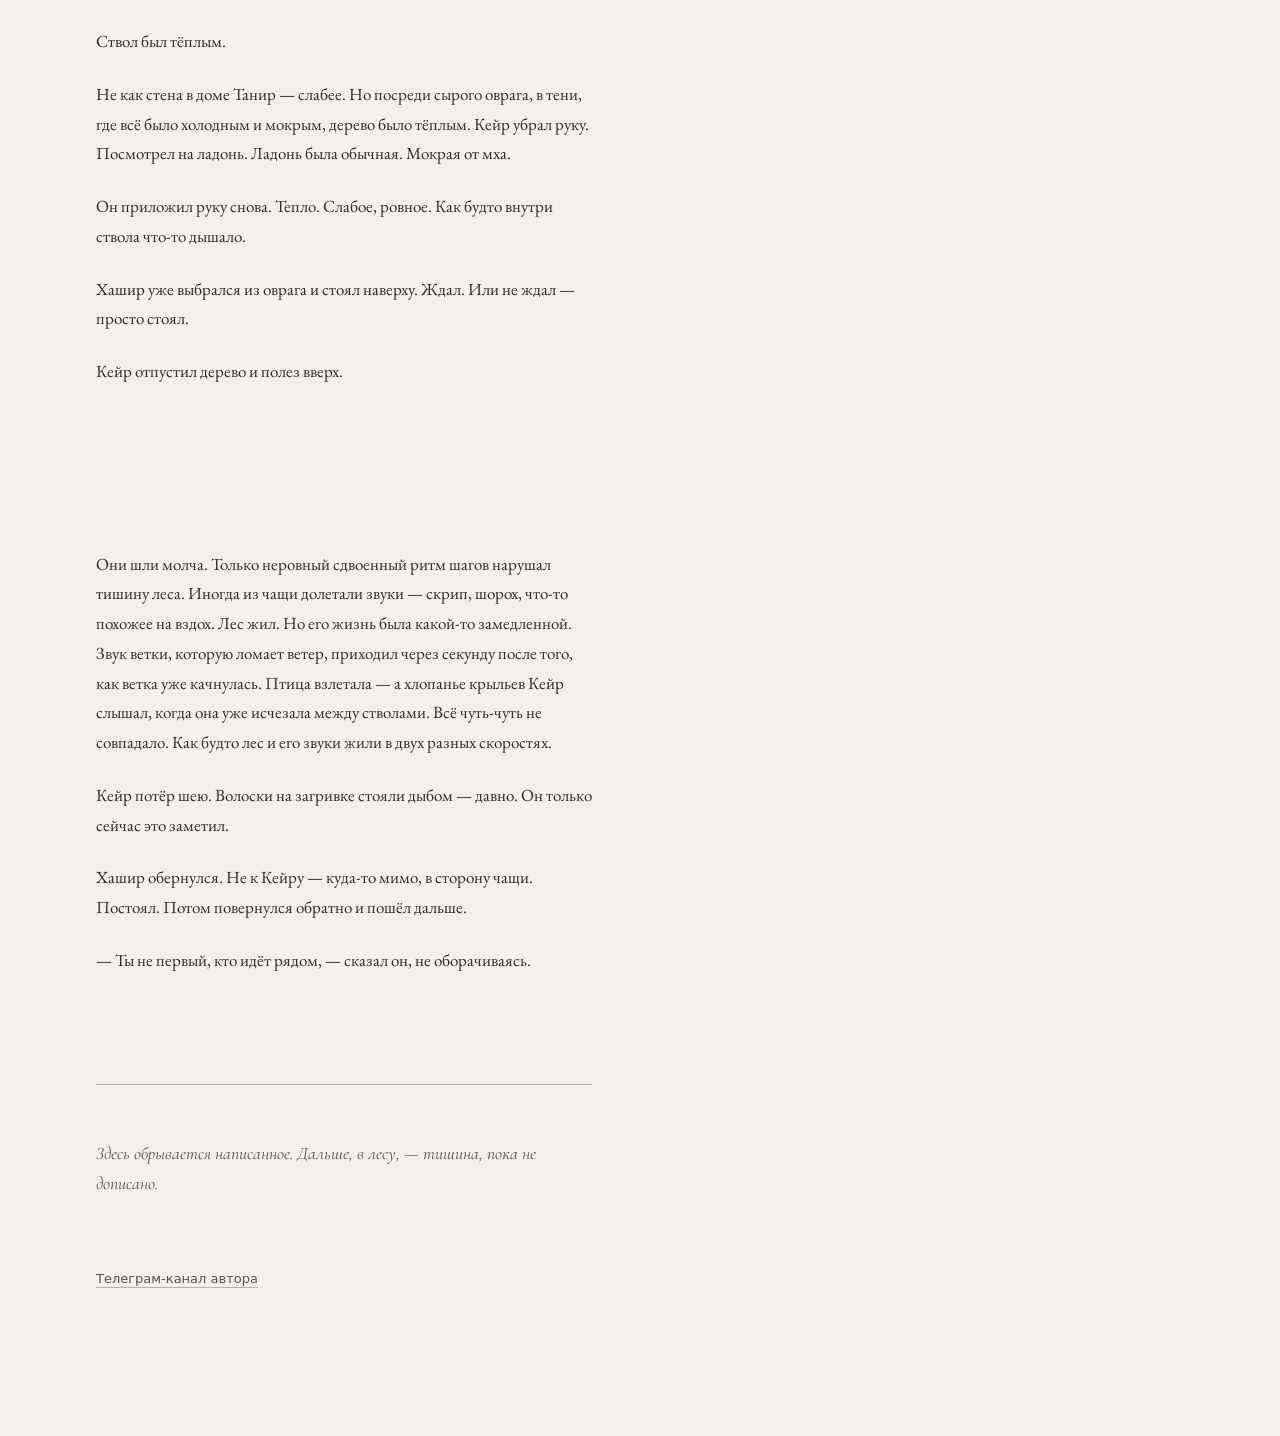
<file: wwwroot/act-two.html>
<!DOCTYPE html>
<html lang="ru">
<head>
<meta charset="UTF-8">
<meta name="viewport" content="width=device-width, initial-scale=1">
<title>Тепло без имени — Акт II</title>
<link rel="icon" href="favicon.svg" type="image/svg+xml">
<link rel="preconnect" href="https://fonts.googleapis.com">
<link rel="preconnect" href="https://fonts.gstatic.com" crossorigin>
<link href="https://fonts.googleapis.com/css2?family=Cormorant:ital,wght@0,400;0,500;0,600;1,400;1,500&family=EB+Garamond:ital,wght@0,400;0,500;1,400&display=swap" rel="stylesheet">
<link rel="stylesheet" href="css/style.css">
</head>
<body class="story" id="top" data-act="act-two">
<main class="story__text">
  <h1 class="story__title">Тепло без имени</h1>
  <p class="story__subtitle">Акт II</p>

  <blockquote class="epigraph" id="epigraph"></blockquote>

  <div id="scenes"></div>

  <section class="closing">
    <p class="closing__note">Здесь обрывается написанное. Дальше, в лесу, — тишина, пока не дописано.</p>

    <div class="subscribe" hidden>
      <form class="subscribe__form" id="subscribe-form">
        <label class="subscribe__label" for="subscribe-email">Узнать, когда выйдет следующий акт</label>
        <input class="subscribe__input" id="subscribe-email" type="email" required placeholder="почта">
        <button class="subscribe__submit" type="submit">Подписаться</button>
      </form>
      <p class="subscribe__confirmation" id="subscribe-confirmation" aria-live="polite"></p>
    </div>

    <p class="telegram">
      <a class="telegram-link" href="https://t.me/cetoniadreams" target="_blank" rel="noopener noreferrer">Телеграм-канал автора</a>
    </p>
  </section>
</main>

<nav class="acts-nav" id="acts-nav" aria-label="Акты"></nav>

<script src="content/act-two.js"></script>
<script src="js/acts-config.js?v=2"></script>
<script src="js/acts-nav.js?v=2"></script>
<script src="js/subscribe.js"></script>
<script src="js/reader.js?v=2"></script>
<script src="js/ambient.js?v=4"></script>
</body>
</html>
</file>
<file: wwwroot/css/style.css>
:root {
  --color-paper:      #f4f0e8;
  --color-paper-dim:  #ece5d8;
  --color-ink:        #2f2b26;
  --color-ink-soft:   #57524a;

  --color-moss:       #8a9a80;
  --color-clay:       #c9a98c;
  --color-ash:        #b9b2a6;
  --color-dusk:       #9a8fa3;

  --color-visited:    #a8a296;

  /* --color-moss darkened toward --color-ink so text/UI set in the moss
     accent still clears WCAG AA (4.5:1) against --color-paper; the base
     --color-moss token above is kept verbatim per spec for decorative use.
     Static hex first as a fallback for browsers without color-mix(). */
  --color-moss-text: #666e5c;
  --color-moss-text: color-mix(in srgb, var(--color-moss) 60%, var(--color-ink) 40%);
  --color-focus-ring: var(--color-moss-text);

  --font-display: "Cormorant", "Noto Serif", serif;
  --font-body: "EB Garamond", "Noto Serif", Georgia, serif;
  --font-ui: system-ui, sans-serif;

  --measure: 62ch;
  --leading-body: 1.75;
}

* {
  box-sizing: border-box;
}

html {
  font-size: 100%;
}

body {
  margin: 0;
  background: var(--color-paper);
  color: var(--color-ink);
  font-family: var(--font-body);
  font-size: 1.0625rem;
  line-height: var(--leading-body);
  -webkit-font-smoothing: antialiased;
  text-rendering: optimizeLegibility;
}

::selection {
  background: var(--color-moss);
  color: var(--color-paper);
}

a {
  color: var(--color-moss-text);
  text-decoration-color: var(--color-moss);
  text-underline-offset: 0.15em;
}

.story {
  min-height: 100vh;
  padding: clamp(3rem, 10vh, 7rem) clamp(3rem, 14vw, 9rem) clamp(4rem, 14vh, 9rem) clamp(1.25rem, 6vw, 3rem);
  display: flex;
  justify-content: flex-start;
  align-items: flex-start;
}

.story__text {
  width: 100%;
  min-width: 0;
  max-width: var(--measure);
  background: var(--color-paper);
  box-shadow: 0 0 48px 24px var(--color-paper);
}

.ambient-canvas {
  position: fixed;
  inset: 0;
  width: 100%;
  height: 100%;
  z-index: 5;
  pointer-events: none;
  mix-blend-mode: multiply;
}

@media (prefers-reduced-motion: reduce) {
  .ambient-canvas {
    display: none;
  }
}

@media (min-width: 60em) {
  .story {
    padding-left: clamp(2rem, 9vw, 6rem);
  }
}

.story__title {
  font-family: var(--font-display);
  font-weight: 500;
  font-size: clamp(1.5rem, 2.5vw + 1rem, 2.25rem);
  color: var(--color-ink);
  margin: 0 0 0.25em;
  letter-spacing: 0.01em;
}

.story__subtitle {
  font-family: var(--font-ui);
  font-size: 0.8125rem;
  letter-spacing: 0.08em;
  text-transform: uppercase;
  color: var(--color-ink-soft);
  margin: 0 0 clamp(3rem, 8vh, 5rem);
}

.epigraph {
  font-family: var(--font-display);
  font-style: italic;
  font-size: clamp(1.15rem, 1vw + 1rem, 1.4rem);
  color: var(--color-ink-soft);
  border-left: 1px solid var(--color-ash);
  padding-left: 1.25em;
  margin: 0 0 clamp(3.5rem, 10vh, 6rem);
  max-width: 40ch;
}

.scene {
  margin-top: clamp(3rem, 9vh, 6rem);
}

.scene:first-of-type {
  margin-top: 0;
}

.scene__divider {
  display: block;
  text-align: left;
  color: var(--color-ash);
  font-size: 1rem;
  letter-spacing: 0.4em;
  margin: 0 0 clamp(2rem, 6vh, 3.5rem);
  opacity: 0;
}

.scene p {
  margin: 0 0 1.35em;
}

.scene p:last-child {
  margin-bottom: 0;
}

.story__line {
  opacity: 0;
  transform: translateY(4px);
}

.story__line.is-visible {
  animation: reveal 550ms ease-out forwards;
}

@keyframes reveal {
  from { opacity: 0; transform: translateY(4px); }
  to   { opacity: 1; transform: translateY(0); }
}

.scene__divider.is-visible {
  animation: reveal-divider 700ms ease-out forwards;
}

@keyframes reveal-divider {
  from { opacity: 0; }
  to   { opacity: 0.6; }
}

@media (prefers-reduced-motion: reduce) {
  .story__line,
  .scene__divider {
    opacity: 1;
    transform: none;
  }
  .story__line.is-visible,
  .scene__divider.is-visible {
    animation: none;
  }
  .scene__divider {
    opacity: 0.6;
  }
}

a:focus-visible,
button:focus-visible,
input:focus-visible {
  outline: 2px solid var(--color-focus-ring);
  outline-offset: 3px;
}

.acts-nav {
  position: fixed;
  right: clamp(0.75rem, 2vw, 1.5rem);
  bottom: clamp(0.75rem, 2vw, 1.5rem);
  display: flex;
  gap: 0.55em;
  align-items: center;
  z-index: 10;
  background: var(--color-paper-dim);
  border-radius: 999px;
  padding: 0.3em;
}

.acts-nav__item {
  font-family: var(--font-ui);
  font-size: 0.7rem;
  line-height: 1;
  color: var(--color-ink-soft);
  text-decoration: none;
  display: inline-flex;
  align-items: center;
  justify-content: center;
  width: 1.6em;
  height: 1.6em;
  border-radius: 50%;
  transition: color 400ms ease, background-color 400ms ease;
}

.acts-nav__item--active {
  color: var(--color-paper);
  background: var(--color-moss-text);
}

.acts-nav__item--locked {
  color: var(--color-ash);
  cursor: default;
}

a.acts-nav__item:hover,
a.acts-nav__item:focus-visible {
  background: var(--color-paper-dim);
}

.closing {
  margin-top: clamp(4rem, 12vh, 7rem);
  padding-top: clamp(2rem, 6vh, 3.5rem);
  border-top: 1px solid var(--color-ash);
}

.closing__note {
  font-family: var(--font-display);
  font-style: italic;
  font-size: 1.1rem;
  color: var(--color-ink-soft);
  margin: 0 0 clamp(2.5rem, 7vh, 4rem);
}

.subscribe {
  max-width: 32ch;
}

.subscribe__label {
  display: block;
  font-family: var(--font-ui);
  font-size: 0.8125rem;
  color: var(--color-ink-soft);
  margin-bottom: 0.75em;
}

.subscribe__form {
  display: flex;
  flex-wrap: wrap;
  gap: 0.6em;
  transition: opacity 400ms ease;
}

.subscribe__form.is-fading {
  opacity: 0;
}

.subscribe__input {
  flex: 1 1 14em;
  min-width: 0;
  font-family: var(--font-body);
  font-size: 1rem;
  color: var(--color-ink);
  background: var(--color-paper-dim);
  border: 1px solid var(--color-ash);
  border-radius: 3px;
  padding: 0.65em 0.85em;
  min-height: 44px;
}

.subscribe__input::placeholder {
  color: var(--color-ink-soft);
  opacity: 0.7;
}

.subscribe__submit {
  font-family: var(--font-ui);
  font-size: 0.8125rem;
  letter-spacing: 0.04em;
  color: var(--color-ink);
  background: transparent;
  border: 1px solid var(--color-moss-text);
  border-radius: 3px;
  padding: 0.65em 1.1em;
  min-height: 44px;
  cursor: pointer;
  transition: background-color 400ms ease, color 400ms ease;
}

.subscribe__submit:hover,
.subscribe__submit:focus-visible {
  background: var(--color-moss-text);
  color: var(--color-paper);
}

.subscribe__confirmation {
  font-family: var(--font-body);
  font-style: italic;
  font-size: 0.95rem;
  color: var(--color-ink-soft);
  opacity: 0;
  transition: opacity 500ms ease;
}

.subscribe__confirmation.is-visible {
  opacity: 1;
}

.next-act {
  margin: 0 0 clamp(1.5rem, 4vh, 2rem);
}

.telegram {
  margin-top: clamp(2rem, 6vh, 3rem);
}

.telegram-link {
  font-family: var(--font-ui);
  font-size: 0.8125rem;
  color: var(--color-ink-soft);
  text-decoration: none;
  border-bottom: 1px solid var(--color-ash);
  padding-bottom: 0.1em;
}

@media (max-width: 40em) {
  .story {
    padding-top: 2.5rem;
    padding-right: clamp(1.25rem, 7vw, 2rem);
    padding-bottom: 5rem;
  }

  .epigraph {
    max-width: none;
  }
}
</file>
